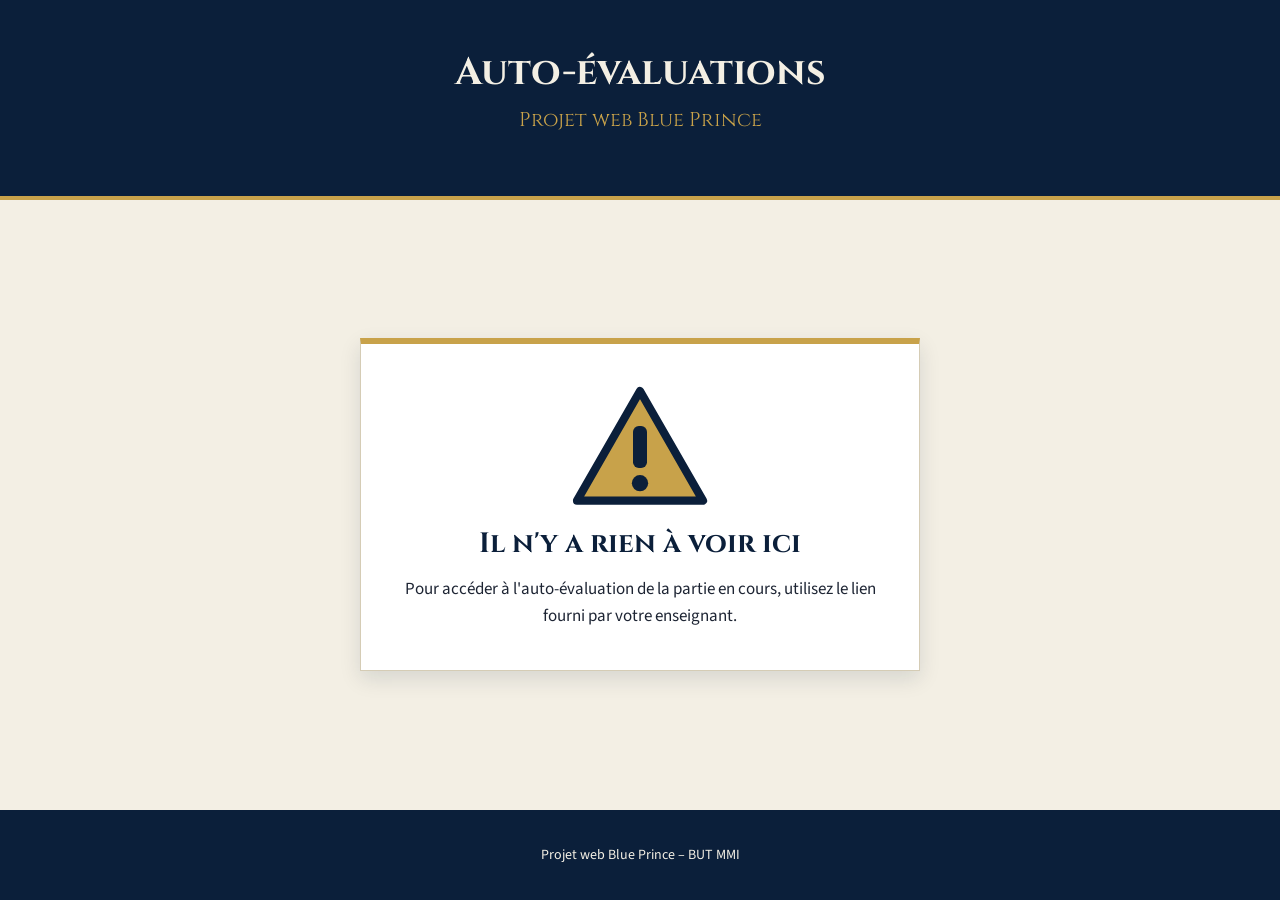
<file: index.html>
<!DOCTYPE html>
<html lang="fr">
<head>
    <meta charset="UTF-8">
    <meta name="viewport" content="width=device-width, initial-scale=1.0">
    <meta name="robots" content="noindex">
    <title>Rien à voir ici – Projet Blue Prince</title>
    <link rel="preconnect" href="https://fonts.googleapis.com">
    <link rel="preconnect" href="https://fonts.gstatic.com" crossorigin>
    <link href="https://fonts.googleapis.com/css2?family=Cinzel:wght@500;700&family=Source+Sans+3:wght@400;600&display=swap" rel="stylesheet">
    <link rel="stylesheet" href="style.css">
    <style>
        /* Styles propres à cette page, en complément de style.css */
        body {
            display: flex;
            flex-direction: column;
            min-height: 100vh;
        }

        .rien-a-voir {
            flex: 1;
            display: flex;
            align-items: center;
            justify-content: center;
            padding: 60px 20px;
        }

        .panneau-message {
            max-width: 560px;
            padding: 40px 30px;
            text-align: center;
            background-color: #ffffff;
            border: 1px solid #d5ccb5;
            border-top: 6px solid #c8a24a;
            box-shadow: 0 8px 20px rgba(11, 31, 58, 0.12);
        }

        .panneau-attention {
            width: 140px;
            height: auto;
            margin-bottom: 10px;
        }

        .panneau-message h2 {
            margin: 0 0 15px 0;
            font-family: "Cinzel", Georgia, serif;
            font-size: 28px;
            line-height: 1.2;
            color: #0b1f3a;
        }

        .panneau-message p {
            margin: 0;
        }
    </style>
</head>
<body>

    <header class="entete">
        <h1>Auto-évaluations</h1>
        <p class="sous-titre">Projet web Blue Prince</p>
    </header>

    <main class="rien-a-voir">
        <section class="panneau-message">
            <!-- Panneau « attention » dessiné en SVG -->
            <svg class="panneau-attention" viewBox="0 0 120 106" role="img" aria-label="Panneau attention">
                <path d="M60 6 L114 100 L6 100 Z" fill="#c8a24a" stroke="#0b1f3a" stroke-width="7" stroke-linejoin="round"/>
                <rect x="54" y="36" width="12" height="36" rx="5" fill="#0b1f3a"/>
                <circle cx="60" cy="85" r="7" fill="#0b1f3a"/>
            </svg>
            <h2>Il n'y a rien à voir ici</h2>
            <p>Pour accéder à l'auto-évaluation de la partie en cours, utilisez le lien fourni par votre enseignant.</p>
        </section>
    </main>

    <footer class="pied">
        <p>Projet web Blue Prince – BUT MMI</p>
    </footer>

</body>
</html>
</file>
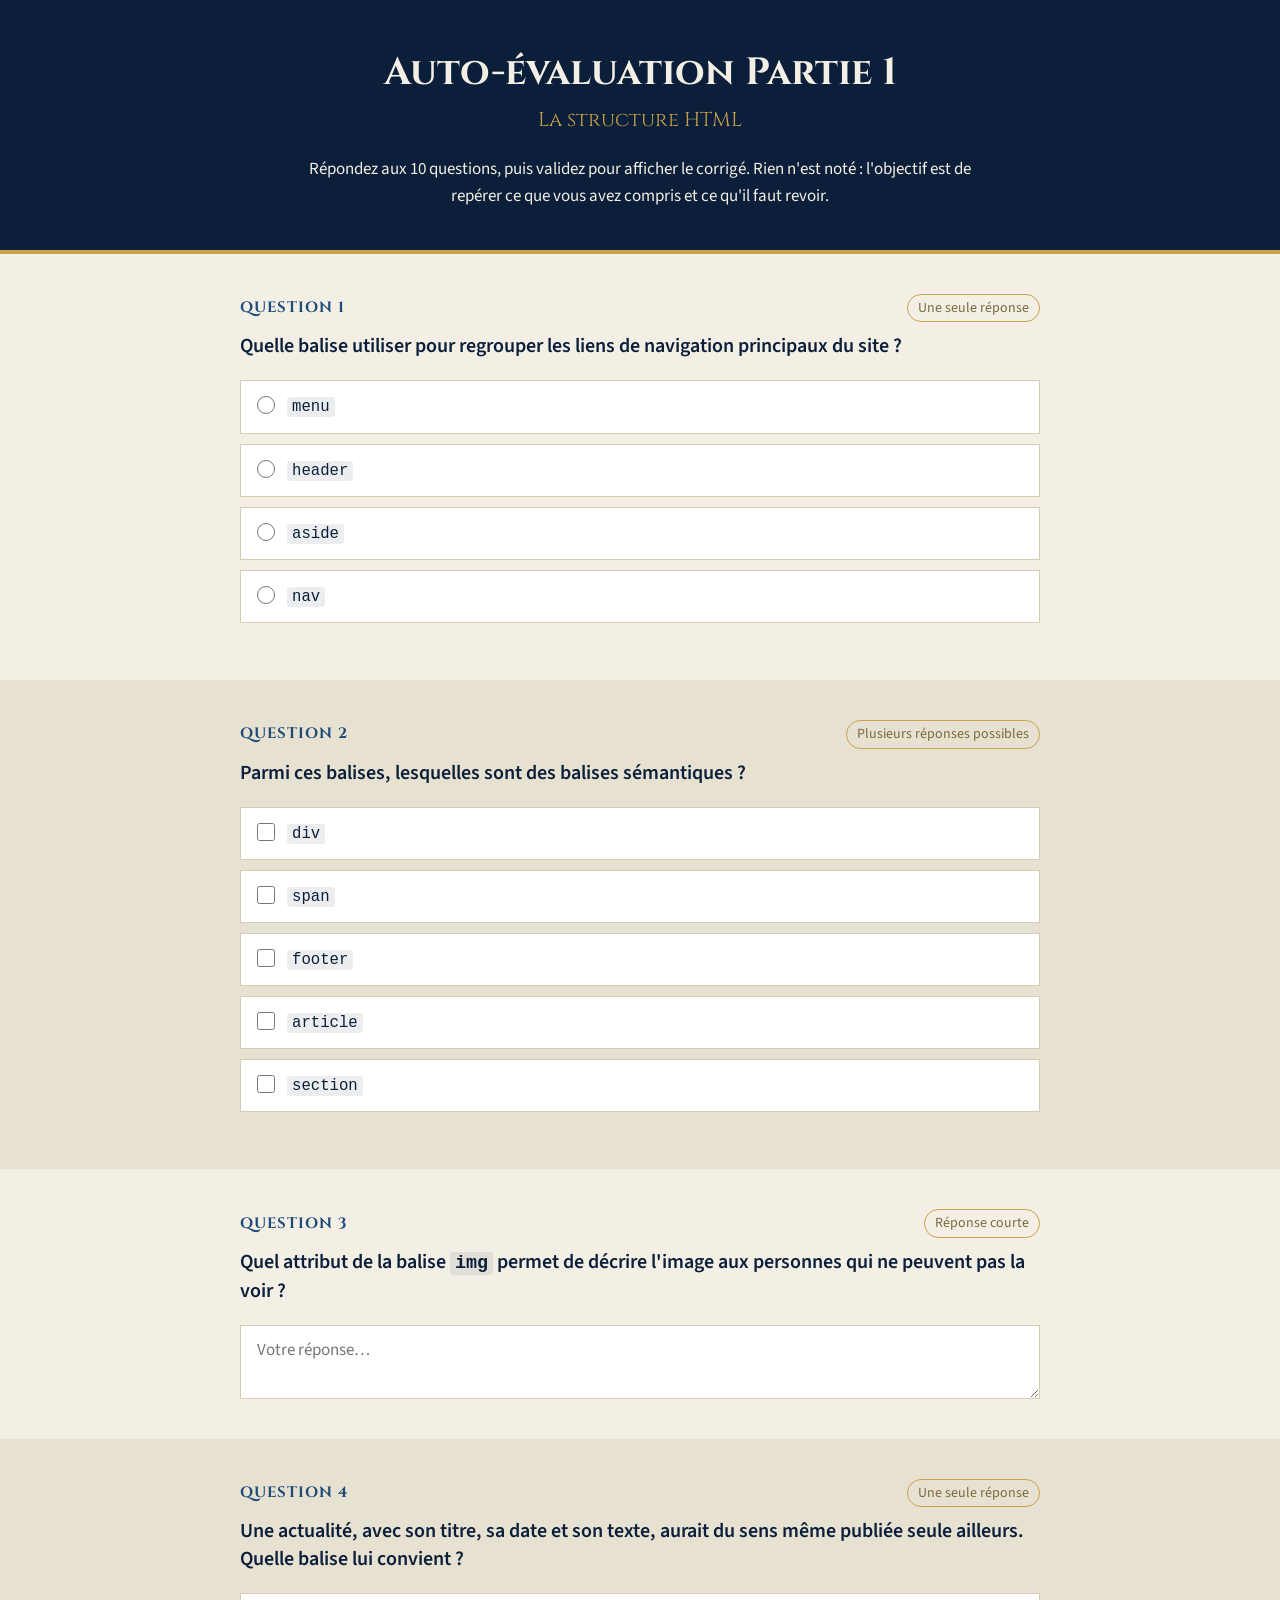
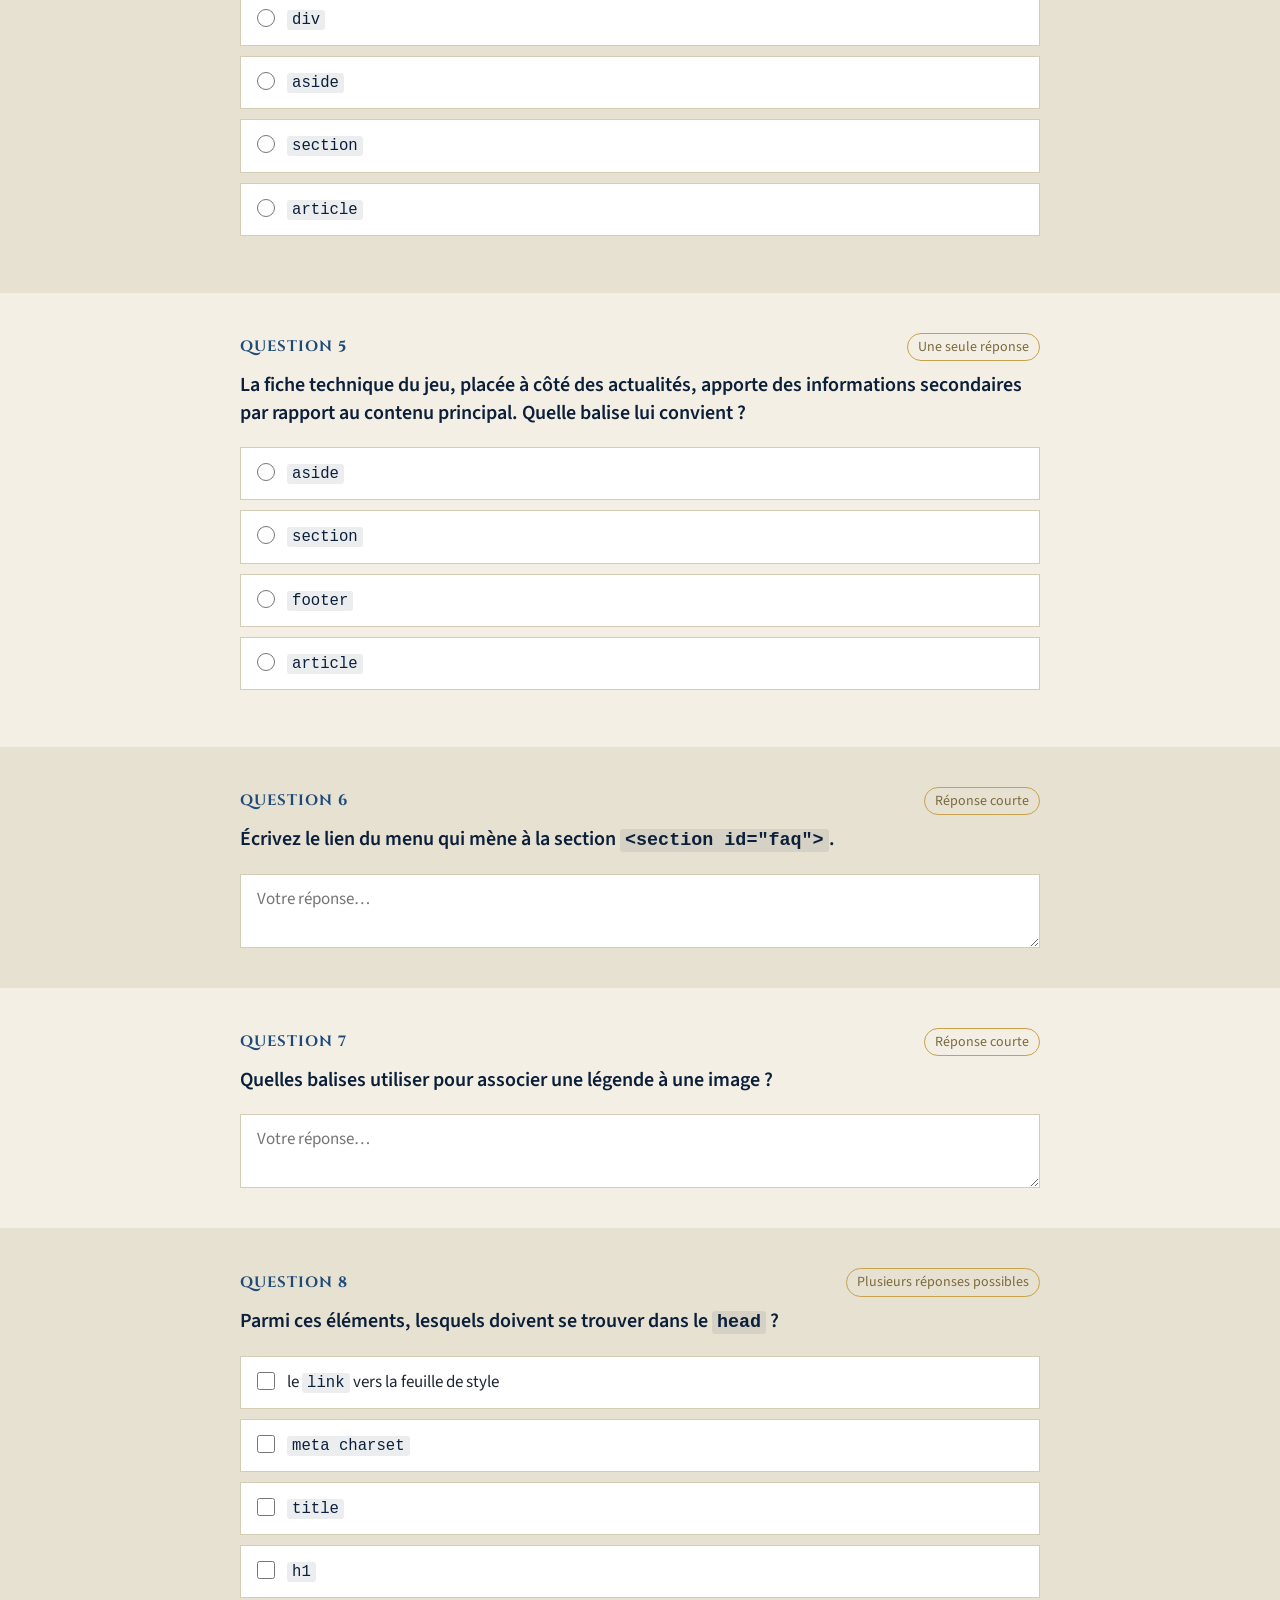
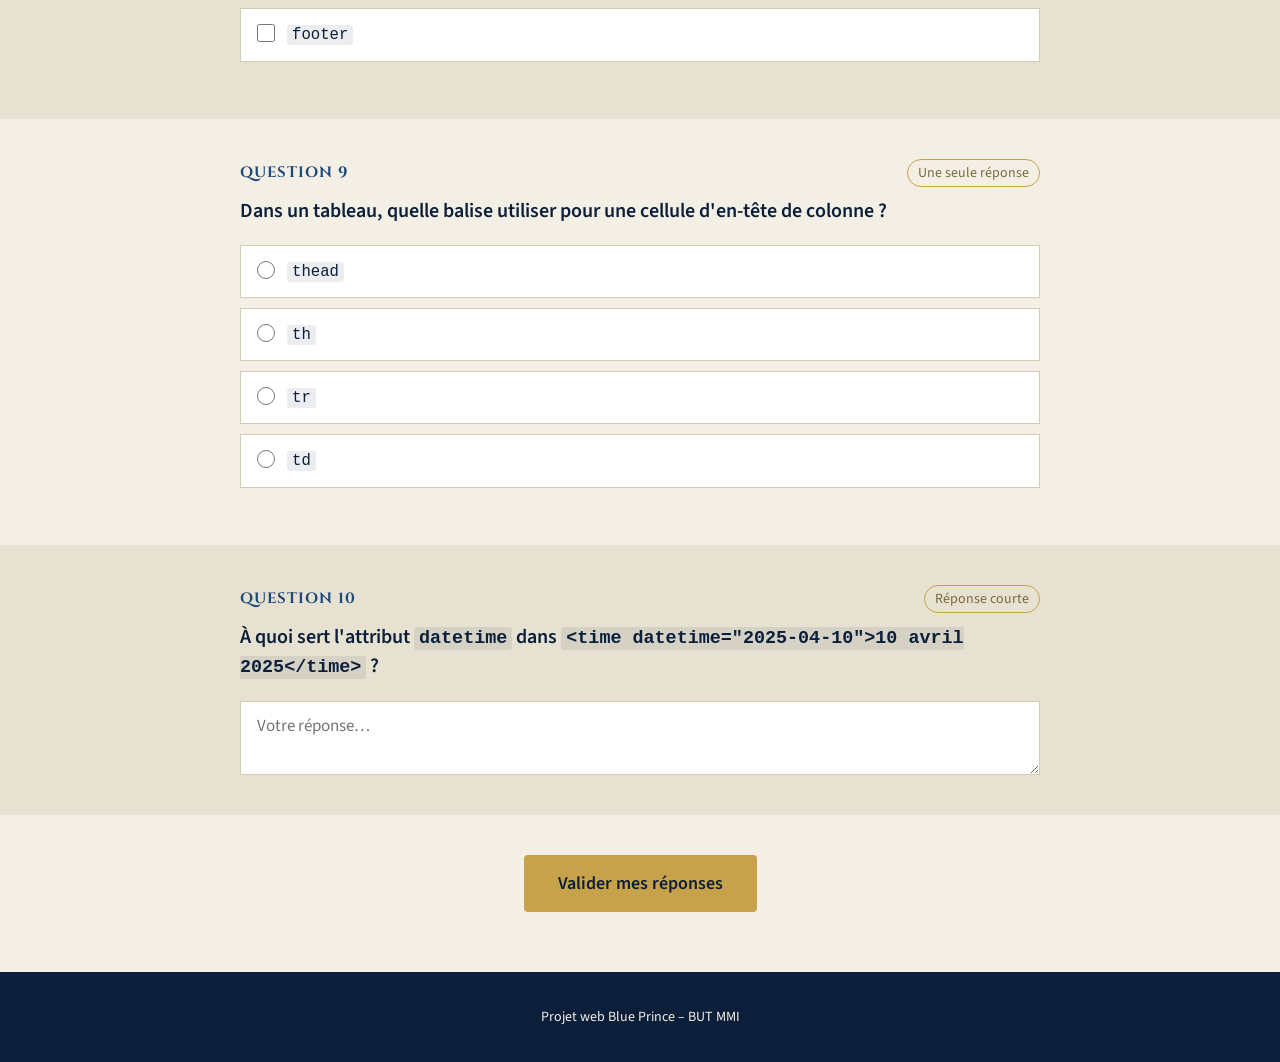
<file: 01-0501355f-d749-4f06-9141-ea9dc70b526f.html>
<!DOCTYPE html>
<html lang="fr">
<head>
    <meta charset="UTF-8">
    <meta name="viewport" content="width=device-width, initial-scale=1.0">
    <meta name="robots" content="noindex">
    <title>Auto-évaluation Partie 1 – Projet Blue Prince</title>
    <link rel="preconnect" href="https://fonts.googleapis.com">
    <link rel="preconnect" href="https://fonts.gstatic.com" crossorigin>
    <link href="https://fonts.googleapis.com/css2?family=Cinzel:wght@500;700&family=Source+Sans+3:wght@400;600&display=swap" rel="stylesheet">
    <link rel="stylesheet" href="style.css">
</head>
<body>

    <header class="entete">
        <h1>Auto-évaluation Partie 1</h1>
        <p class="sous-titre">La structure HTML</p>
        <p class="consigne consigne-questions">Répondez aux 10 questions, puis validez pour afficher le corrigé. Rien n'est noté : l'objectif est de repérer ce que vous avez compris et ce qu'il faut revoir.</p>
        <p class="consigne consigne-corrige">Comparez vos réponses au corrigé affiché sous chaque question. Si une notion vous échappe encore, revoyez-la dans la fiche de la partie ou demandez à l'enseignant.</p>
    </header>

    <main id="questions"></main>

    <div class="validation">
        <button id="valider" class="bouton">Valider mes réponses</button>
    </div>

    <footer class="pied">
        <p>Projet web Blue Prince – BUT MMI</p>
    </footer>

    <script>
        /* Les 10 questions de la partie 1.
           type : "qcm1" (une seule réponse), "qcmN" (plusieurs réponses) ou "qroc" (réponse courte)
           Le texte entre accents graves (`...`) s'affiche comme du code. */
        const questions = [
    {
        "type": "qcm1",
        "intitule": "Quelle balise utiliser pour regrouper les liens de navigation principaux du site ?",
        "choix": [
            {
                "texte": "`menu`",
                "correct": false
            },
            {
                "texte": "`nav`",
                "correct": true
            },
            {
                "texte": "`header`",
                "correct": false
            },
            {
                "texte": "`aside`",
                "correct": false
            }
        ],
        "explication": "`nav` signale un bloc de navigation. On le place souvent dans le `header`, mais `header` désigne l'en-tête dans son ensemble."
    },
    {
        "type": "qcmN",
        "intitule": "Parmi ces balises, lesquelles sont des balises sémantiques ?",
        "choix": [
            {
                "texte": "`section`",
                "correct": true
            },
            {
                "texte": "`div`",
                "correct": false
            },
            {
                "texte": "`article`",
                "correct": true
            },
            {
                "texte": "`span`",
                "correct": false
            },
            {
                "texte": "`footer`",
                "correct": true
            }
        ],
        "explication": "`div` et `span` ne donnent aucune information sur leur contenu : elles servent uniquement à la mise en forme."
    },
    {
        "type": "qroc",
        "intitule": "Quel attribut de la balise `img` permet de décrire l'image aux personnes qui ne peuvent pas la voir ?",
        "reponse": "`alt`",
        "explication": "Le texte de l'attribut `alt` est lu par les lecteurs d'écran. Il est aussi affiché si l'image ne se charge pas."
    },
    {
        "type": "qcm1",
        "intitule": "Une actualité, avec son titre, sa date et son texte, aurait du sens même publiée seule ailleurs. Quelle balise lui convient ?",
        "choix": [
            {
                "texte": "`section`",
                "correct": false
            },
            {
                "texte": "`article`",
                "correct": true
            },
            {
                "texte": "`aside`",
                "correct": false
            },
            {
                "texte": "`div`",
                "correct": false
            }
        ],
        "explication": "`article` désigne un contenu autonome. `section` regroupe une partie thématique de la page."
    },
    {
        "type": "qcm1",
        "intitule": "La fiche technique du jeu, placée à côté des actualités, apporte des informations secondaires par rapport au contenu principal. Quelle balise lui convient ?",
        "choix": [
            {
                "texte": "`section`",
                "correct": false
            },
            {
                "texte": "`article`",
                "correct": false
            },
            {
                "texte": "`aside`",
                "correct": true
            },
            {
                "texte": "`footer`",
                "correct": false
            }
        ],
        "explication": "`aside` désigne un contenu en marge du contenu principal."
    },
    {
        "type": "qroc",
        "intitule": "Écrivez le lien du menu qui mène à la section `<section id=\"faq\">`.",
        "reponse": "`<a href=\"#faq\">FAQ</a>`",
        "explication": "Le texte du lien peut varier. Le `#` suivi de l'`id` crée une ancre vers cet élément."
    },
    {
        "type": "qroc",
        "intitule": "Quelles balises utiliser pour associer une légende à une image ?",
        "reponse": "`figure` et `figcaption`",
        "explication": "On place l'image et la légende (`figcaption`) à l'intérieur de `figure`."
    },
    {
        "type": "qcmN",
        "intitule": "Parmi ces éléments, lesquels doivent se trouver dans le `head` ?",
        "choix": [
            {
                "texte": "`title`",
                "correct": true
            },
            {
                "texte": "`meta charset`",
                "correct": true
            },
            {
                "texte": "`h1`",
                "correct": false
            },
            {
                "texte": "le `link` vers la feuille de style",
                "correct": true
            },
            {
                "texte": "`footer`",
                "correct": false
            }
        ],
        "explication": "Le `head` contient les informations sur la page, pas son contenu visible. `h1` et `footer` vont dans le `body`."
    },
    {
        "type": "qcm1",
        "intitule": "Dans un tableau, quelle balise utiliser pour une cellule d'en-tête de colonne ?",
        "choix": [
            {
                "texte": "`td`",
                "correct": false
            },
            {
                "texte": "`th`",
                "correct": true
            },
            {
                "texte": "`thead`",
                "correct": false
            },
            {
                "texte": "`tr`",
                "correct": false
            }
        ],
        "explication": "`thead` regroupe la ligne d'en-tête, mais chaque cellule de cette ligne est un `th`."
    },
    {
        "type": "qroc",
        "intitule": "À quoi sert l'attribut `datetime` dans `<time datetime=\"2025-04-10\">10 avril 2025</time>` ?",
        "reponse": "À donner la date dans un format lisible par les machines (année-mois-jour).",
        "explication": "Les moteurs de recherche, par exemple, peuvent ainsi comprendre la date. Le texte entre les balises reste celui qui s'affiche pour le lecteur."
    }
];
    </script>
    <script src="autoeval.js"></script>
</body>
</html>
</file>
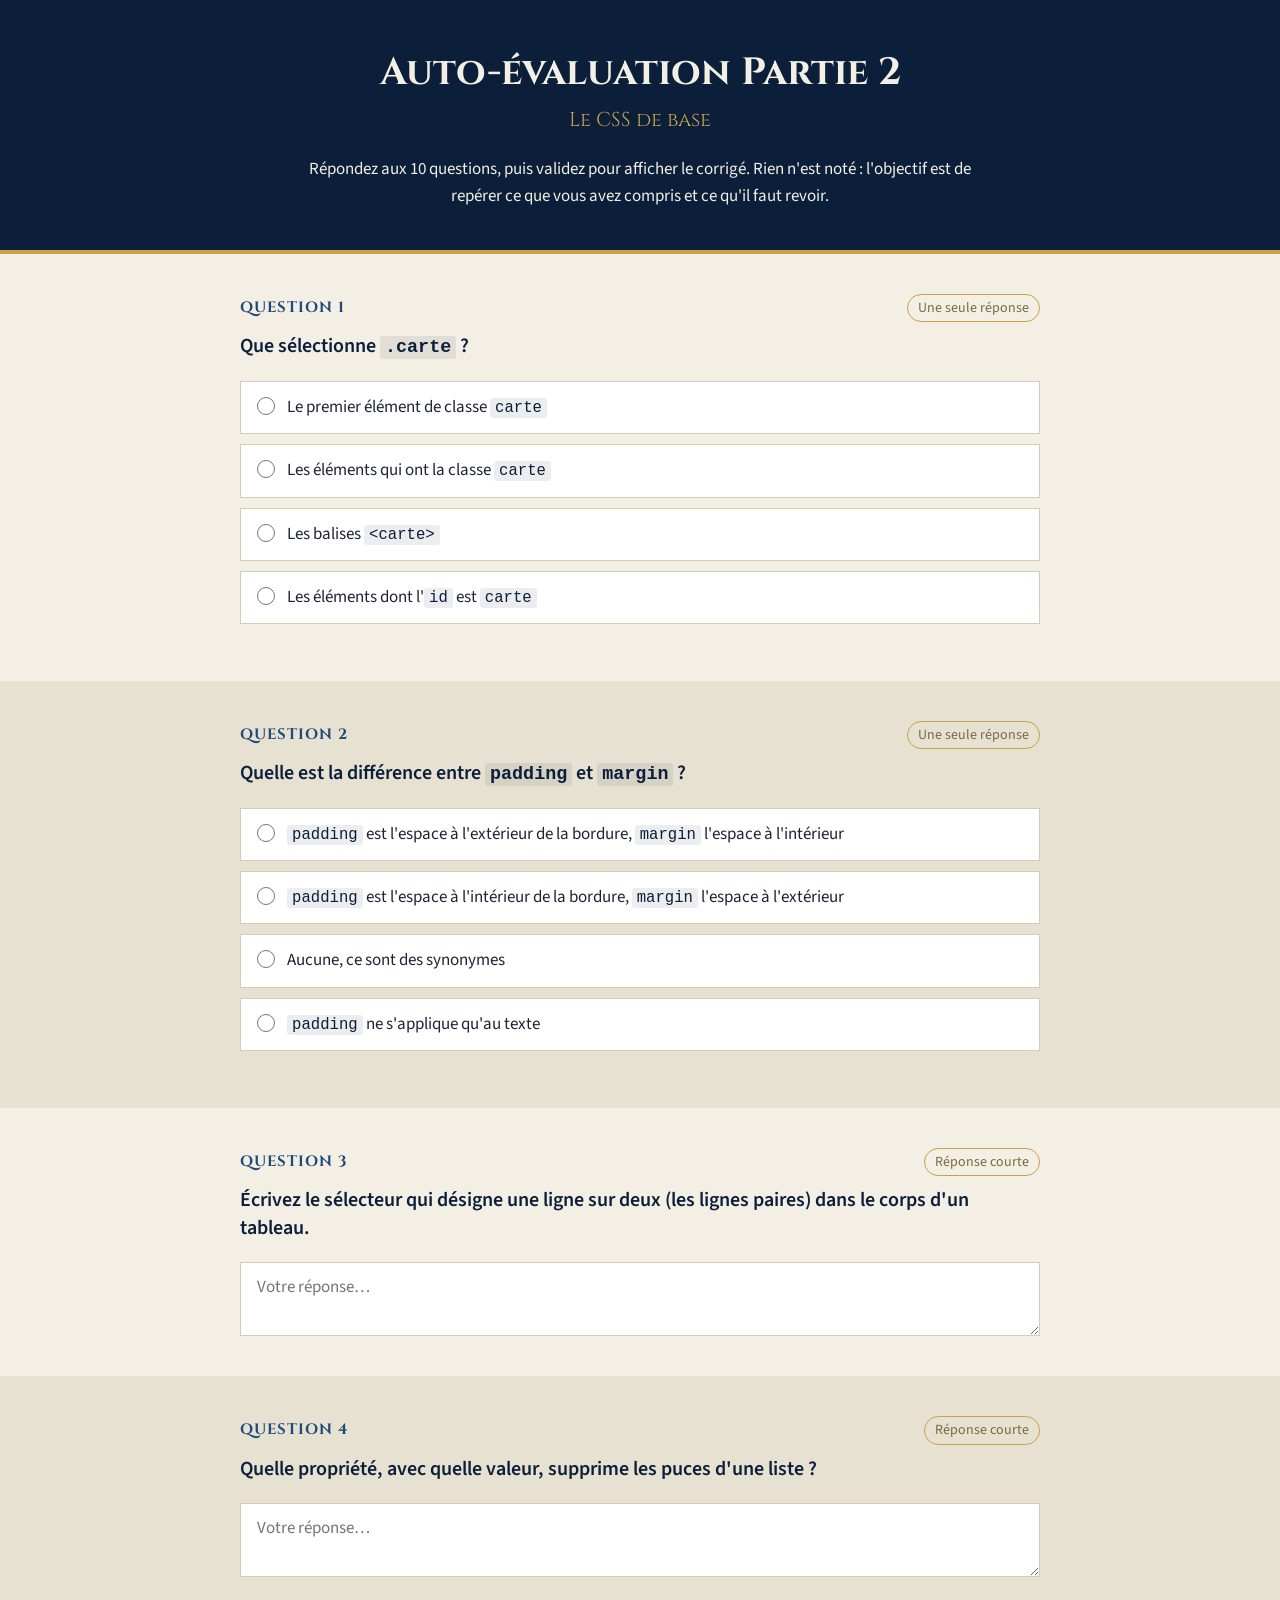
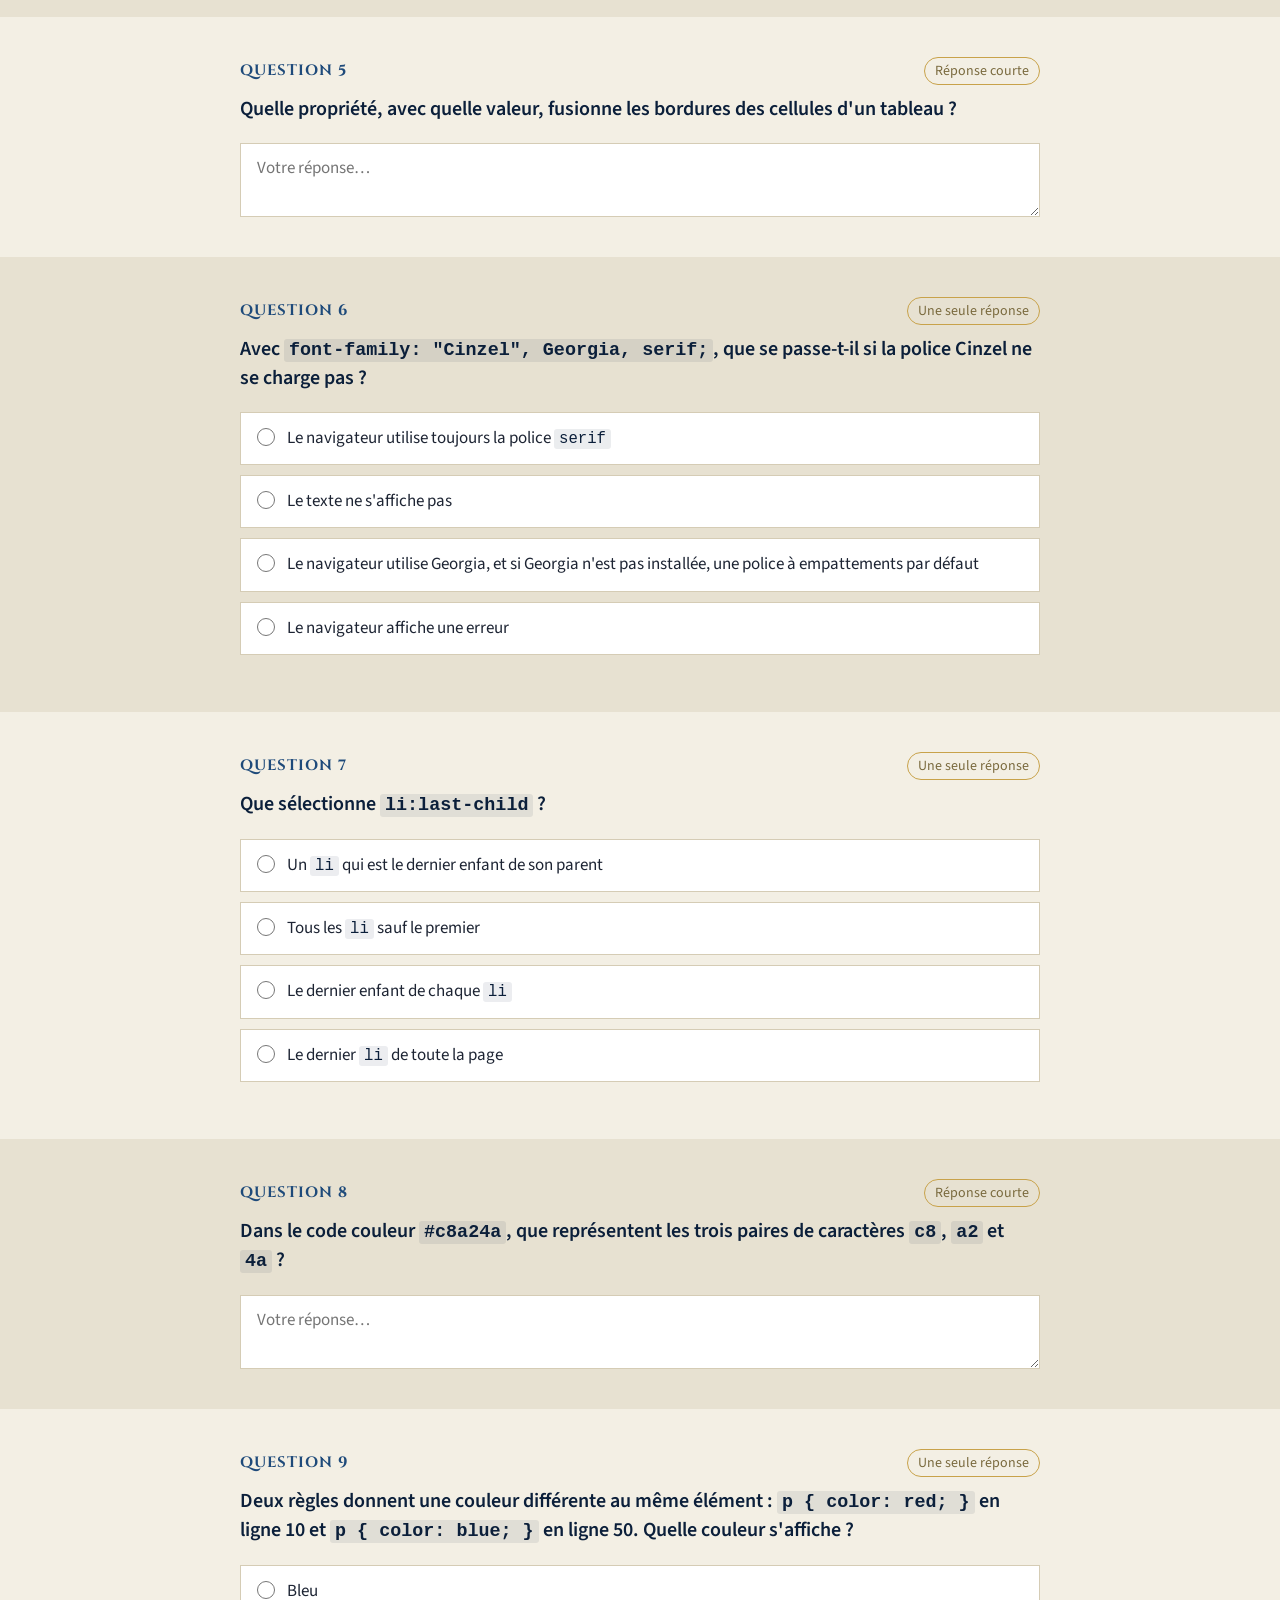
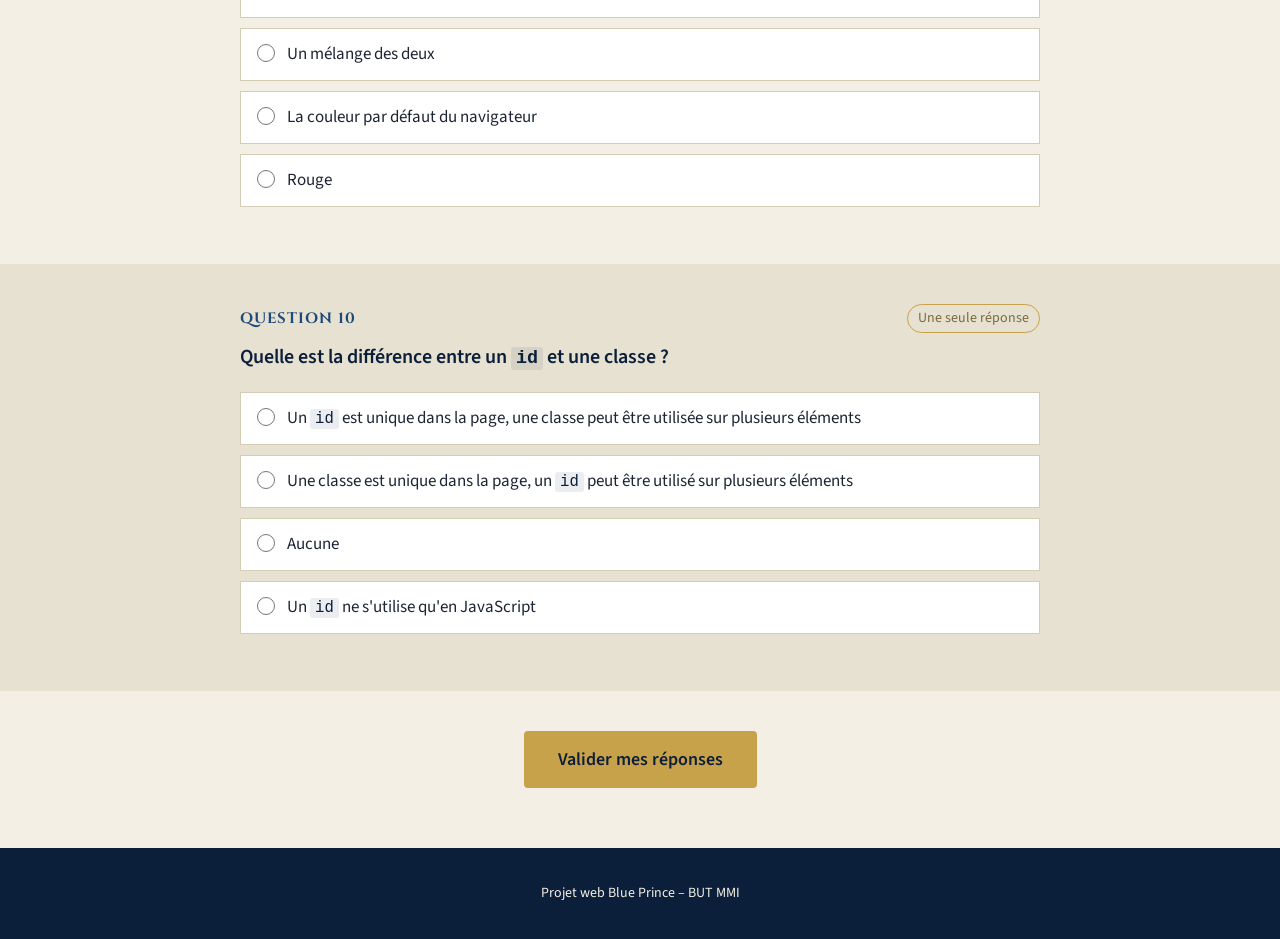
<file: 02-e1582671-682c-4310-92c5-4ab5327ac5e3.html>
<!DOCTYPE html>
<html lang="fr">
<head>
    <meta charset="UTF-8">
    <meta name="viewport" content="width=device-width, initial-scale=1.0">
    <meta name="robots" content="noindex">
    <title>Auto-évaluation Partie 2 – Projet Blue Prince</title>
    <link rel="preconnect" href="https://fonts.googleapis.com">
    <link rel="preconnect" href="https://fonts.gstatic.com" crossorigin>
    <link href="https://fonts.googleapis.com/css2?family=Cinzel:wght@500;700&family=Source+Sans+3:wght@400;600&display=swap" rel="stylesheet">
    <link rel="stylesheet" href="style.css">
</head>
<body>

    <header class="entete">
        <h1>Auto-évaluation Partie 2</h1>
        <p class="sous-titre">Le CSS de base</p>
        <p class="consigne consigne-questions">Répondez aux 10 questions, puis validez pour afficher le corrigé. Rien n'est noté : l'objectif est de repérer ce que vous avez compris et ce qu'il faut revoir.</p>
        <p class="consigne consigne-corrige">Comparez vos réponses au corrigé affiché sous chaque question. Si une notion vous échappe encore, revoyez-la dans la fiche de la partie ou demandez à l'enseignant.</p>
    </header>

    <main id="questions"></main>

    <div class="validation">
        <button id="valider" class="bouton">Valider mes réponses</button>
    </div>

    <footer class="pied">
        <p>Projet web Blue Prince – BUT MMI</p>
    </footer>

    <script>
        /* Les 10 questions de la partie 2.
           type : "qcm1" (une seule réponse), "qcmN" (plusieurs réponses) ou "qroc" (réponse courte)
           Le texte entre accents graves (`...`) s'affiche comme du code. */
        const questions = [
    {
        "type": "qcm1",
        "intitule": "Que sélectionne `.carte` ?",
        "choix": [
            {
                "texte": "Les éléments dont l'`id` est `carte`",
                "correct": false
            },
            {
                "texte": "Les éléments qui ont la classe `carte`",
                "correct": true
            },
            {
                "texte": "Les balises `<carte>`",
                "correct": false
            },
            {
                "texte": "Le premier élément de classe `carte`",
                "correct": false
            }
        ],
        "explication": "Le point désigne une classe, le `#` désigne un `id`."
    },
    {
        "type": "qcm1",
        "intitule": "Quelle est la différence entre `padding` et `margin` ?",
        "choix": [
            {
                "texte": "Aucune, ce sont des synonymes",
                "correct": false
            },
            {
                "texte": "`padding` est l'espace à l'intérieur de la bordure, `margin` l'espace à l'extérieur",
                "correct": true
            },
            {
                "texte": "`padding` est l'espace à l'extérieur de la bordure, `margin` l'espace à l'intérieur",
                "correct": false
            },
            {
                "texte": "`padding` ne s'applique qu'au texte",
                "correct": false
            }
        ],
        "explication": "Une couleur de fond s'étend sous le `padding`, mais pas sous la `margin`."
    },
    {
        "type": "qroc",
        "intitule": "Écrivez le sélecteur qui désigne une ligne sur deux (les lignes paires) dans le corps d'un tableau.",
        "reponse": "`tbody tr:nth-child(even)`",
        "explication": "`2n` fonctionne aussi à la place de `even`."
    },
    {
        "type": "qroc",
        "intitule": "Quelle propriété, avec quelle valeur, supprime les puces d'une liste ?",
        "reponse": "`list-style-type: none;`",
        "explication": "Les éléments de la liste restent les uns sous les autres, simplement sans puce devant."
    },
    {
        "type": "qroc",
        "intitule": "Quelle propriété, avec quelle valeur, fusionne les bordures des cellules d'un tableau ?",
        "reponse": "`border-collapse: collapse;`",
        "explication": "Sans elle, chaque cellule a sa propre bordure et les traits sont doublés."
    },
    {
        "type": "qcm1",
        "intitule": "Avec `font-family: \"Cinzel\", Georgia, serif;`, que se passe-t-il si la police Cinzel ne se charge pas ?",
        "choix": [
            {
                "texte": "Le texte ne s'affiche pas",
                "correct": false
            },
            {
                "texte": "Le navigateur utilise Georgia, et si Georgia n'est pas installée, une police à empattements par défaut",
                "correct": true
            },
            {
                "texte": "Le navigateur utilise toujours la police `serif`",
                "correct": false
            },
            {
                "texte": "Le navigateur affiche une erreur",
                "correct": false
            }
        ],
        "explication": "Le navigateur essaie les polices dans l'ordre. La famille générique placée en dernier garantit un résultat proche."
    },
    {
        "type": "qcm1",
        "intitule": "Que sélectionne `li:last-child` ?",
        "choix": [
            {
                "texte": "Le dernier enfant de chaque `li`",
                "correct": false
            },
            {
                "texte": "Un `li` qui est le dernier enfant de son parent",
                "correct": true
            },
            {
                "texte": "Le dernier `li` de toute la page",
                "correct": false
            },
            {
                "texte": "Tous les `li` sauf le premier",
                "correct": false
            }
        ],
        "explication": "La pseudo-classe s'applique à l'élément écrit juste avant elle, le `li`, pas à ses enfants."
    },
    {
        "type": "qroc",
        "intitule": "Dans le code couleur `#c8a24a`, que représentent les trois paires de caractères `c8`, `a2` et `4a` ?",
        "reponse": "La quantité de rouge, de vert et de bleu, dans cet ordre.",
        "explication": "Chaque quantité est écrite en hexadécimal, de `00` (aucune) à `ff` (le maximum)."
    },
    {
        "type": "qcm1",
        "intitule": "Deux règles donnent une couleur différente au même élément : `p { color: red; }` en ligne 10 et `p { color: blue; }` en ligne 50. Quelle couleur s'affiche ?",
        "choix": [
            {
                "texte": "Rouge",
                "correct": false
            },
            {
                "texte": "Bleu",
                "correct": true
            },
            {
                "texte": "Un mélange des deux",
                "correct": false
            },
            {
                "texte": "La couleur par défaut du navigateur",
                "correct": false
            }
        ],
        "explication": "À sélecteur équivalent, la dernière règle écrite l'emporte. C'est le principe de la cascade."
    },
    {
        "type": "qcm1",
        "intitule": "Quelle est la différence entre un `id` et une classe ?",
        "choix": [
            {
                "texte": "Aucune",
                "correct": false
            },
            {
                "texte": "Un `id` est unique dans la page, une classe peut être utilisée sur plusieurs éléments",
                "correct": true
            },
            {
                "texte": "Une classe est unique dans la page, un `id` peut être utilisé sur plusieurs éléments",
                "correct": false
            },
            {
                "texte": "Un `id` ne s'utilise qu'en JavaScript",
                "correct": false
            }
        ],
        "explication": "C'est pour ça qu'on met en forme avec des classes, réutilisables, et qu'on réserve les `id` aux ancres et au JavaScript."
    }
];
    </script>
    <script src="autoeval.js"></script>
</body>
</html>
</file>
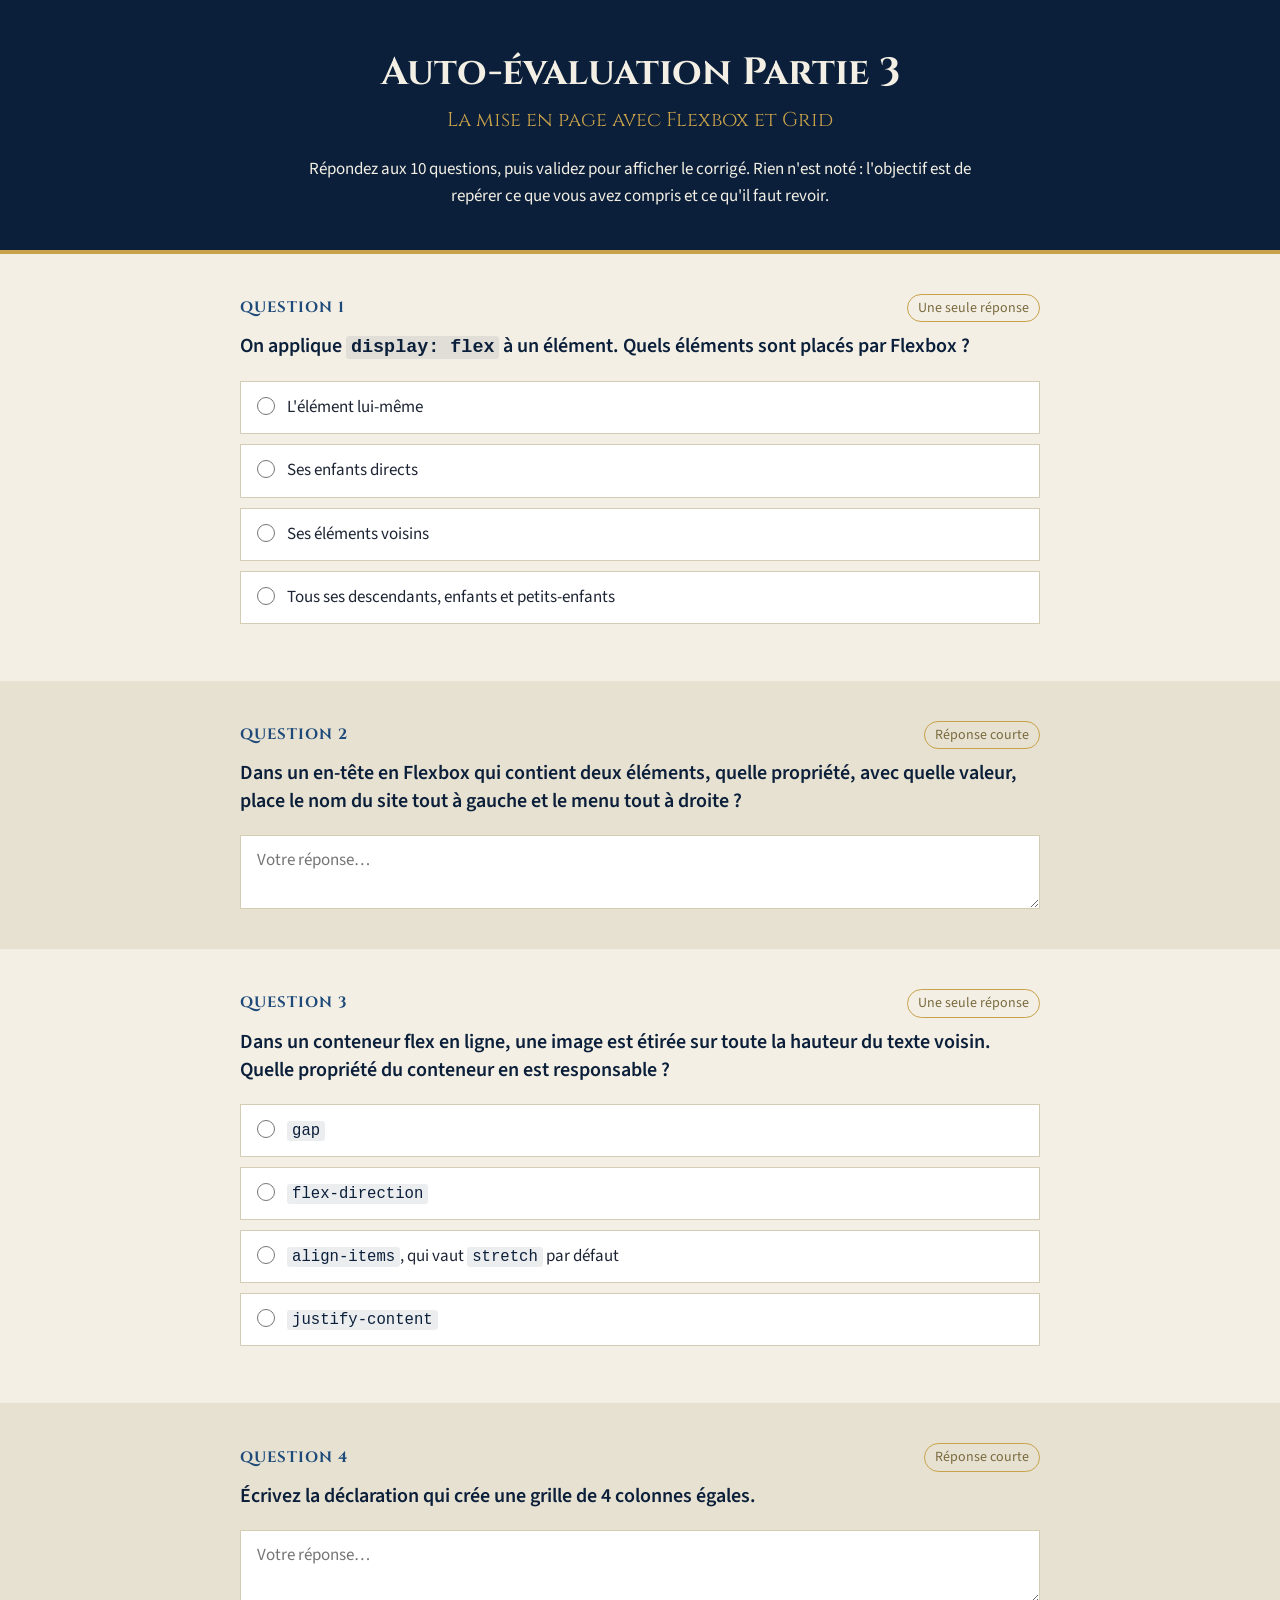
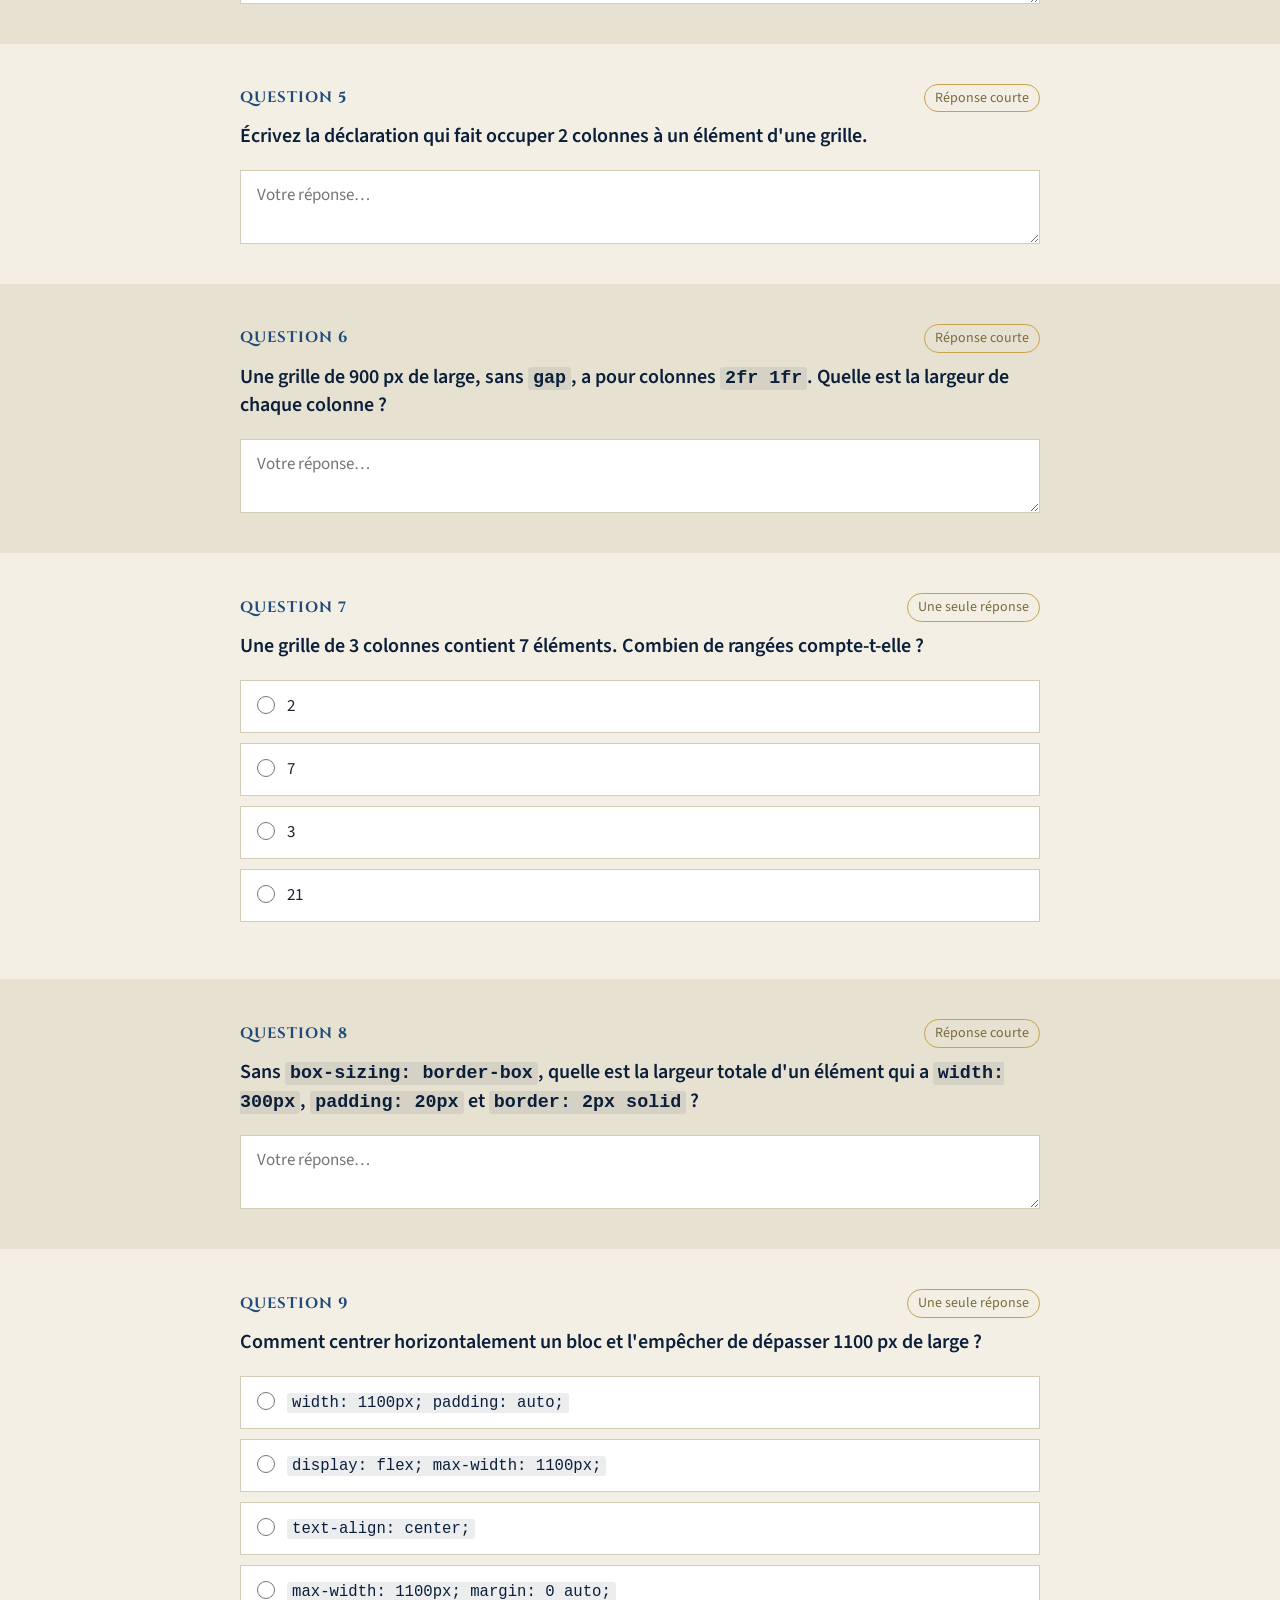
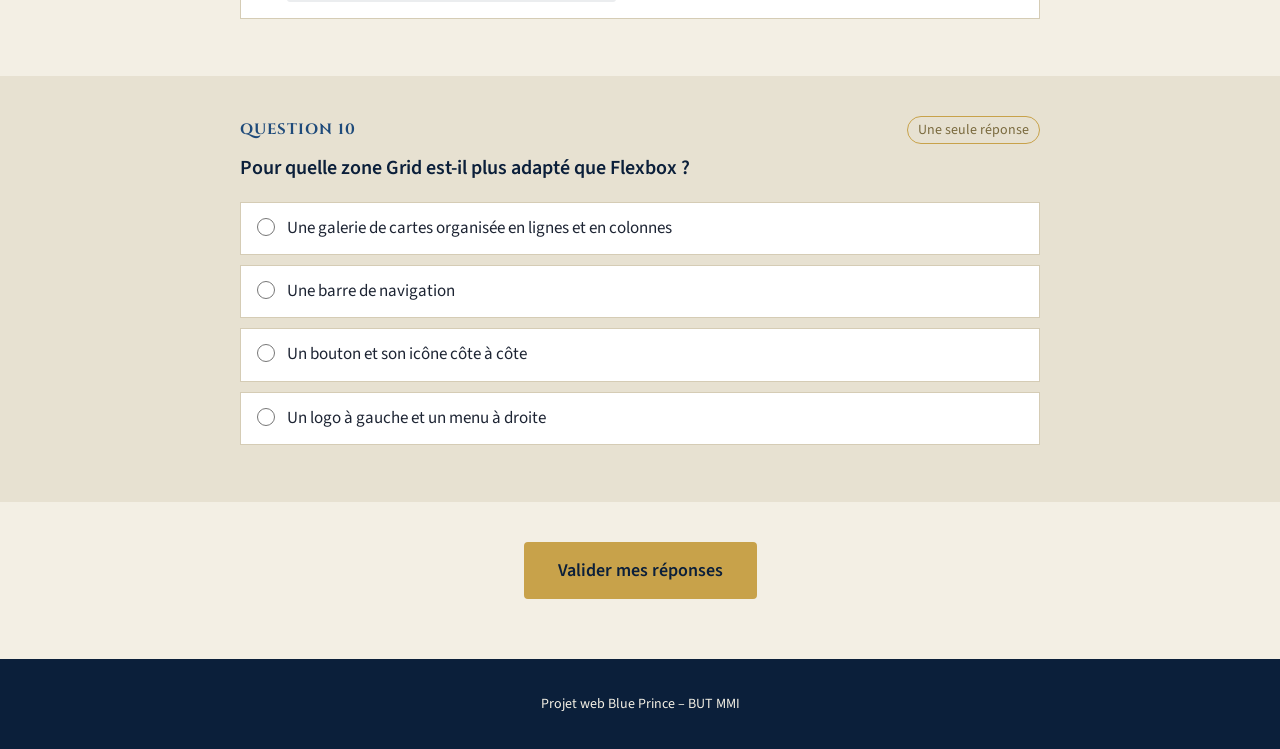
<file: 03-4b4952e9-a17b-47dc-85bd-988ffa4024eb.html>
<!DOCTYPE html>
<html lang="fr">
<head>
    <meta charset="UTF-8">
    <meta name="viewport" content="width=device-width, initial-scale=1.0">
    <meta name="robots" content="noindex">
    <title>Auto-évaluation Partie 3 – Projet Blue Prince</title>
    <link rel="preconnect" href="https://fonts.googleapis.com">
    <link rel="preconnect" href="https://fonts.gstatic.com" crossorigin>
    <link href="https://fonts.googleapis.com/css2?family=Cinzel:wght@500;700&family=Source+Sans+3:wght@400;600&display=swap" rel="stylesheet">
    <link rel="stylesheet" href="style.css">
</head>
<body>

    <header class="entete">
        <h1>Auto-évaluation Partie 3</h1>
        <p class="sous-titre">La mise en page avec Flexbox et Grid</p>
        <p class="consigne consigne-questions">Répondez aux 10 questions, puis validez pour afficher le corrigé. Rien n'est noté : l'objectif est de repérer ce que vous avez compris et ce qu'il faut revoir.</p>
        <p class="consigne consigne-corrige">Comparez vos réponses au corrigé affiché sous chaque question. Si une notion vous échappe encore, revoyez-la dans la fiche de la partie ou demandez à l'enseignant.</p>
    </header>

    <main id="questions"></main>

    <div class="validation">
        <button id="valider" class="bouton">Valider mes réponses</button>
    </div>

    <footer class="pied">
        <p>Projet web Blue Prince – BUT MMI</p>
    </footer>

    <script>
        /* Les 10 questions de la partie 3.
           type : "qcm1" (une seule réponse), "qcmN" (plusieurs réponses) ou "qroc" (réponse courte)
           Le texte entre accents graves (`...`) s'affiche comme du code. */
        const questions = [
    {
        "type": "qcm1",
        "intitule": "On applique `display: flex` à un élément. Quels éléments sont placés par Flexbox ?",
        "choix": [
            {
                "texte": "L'élément lui-même",
                "correct": false
            },
            {
                "texte": "Ses enfants directs",
                "correct": true
            },
            {
                "texte": "Tous ses descendants, enfants et petits-enfants",
                "correct": false
            },
            {
                "texte": "Ses éléments voisins",
                "correct": false
            }
        ],
        "explication": "Seuls les enfants directs du conteneur sont concernés."
    },
    {
        "type": "qroc",
        "intitule": "Dans un en-tête en Flexbox qui contient deux éléments, quelle propriété, avec quelle valeur, place le nom du site tout à gauche et le menu tout à droite ?",
        "reponse": "`justify-content: space-between;`",
        "explication": "L'espace libre est réparti entre les éléments : le premier est collé à gauche, le dernier à droite."
    },
    {
        "type": "qcm1",
        "intitule": "Dans un conteneur flex en ligne, une image est étirée sur toute la hauteur du texte voisin. Quelle propriété du conteneur en est responsable ?",
        "choix": [
            {
                "texte": "`justify-content`",
                "correct": false
            },
            {
                "texte": "`flex-direction`",
                "correct": false
            },
            {
                "texte": "`align-items`, qui vaut `stretch` par défaut",
                "correct": true
            },
            {
                "texte": "`gap`",
                "correct": false
            }
        ],
        "explication": "`align-items: stretch` étire les éléments perpendiculairement à l'axe principal. Avec `center` ou `flex-start`, l'image garde ses proportions."
    },
    {
        "type": "qroc",
        "intitule": "Écrivez la déclaration qui crée une grille de 4 colonnes égales.",
        "reponse": "`grid-template-columns: repeat(4, 1fr);`",
        "explication": "`grid-template-columns: 1fr 1fr 1fr 1fr;` est équivalent."
    },
    {
        "type": "qroc",
        "intitule": "Écrivez la déclaration qui fait occuper 2 colonnes à un élément d'une grille.",
        "reponse": "`grid-column: span 2;`",
        "explication": "Sur le même principe, `grid-row: span 2;` lui fait occuper 2 rangées."
    },
    {
        "type": "qroc",
        "intitule": "Une grille de 900 px de large, sans `gap`, a pour colonnes `2fr 1fr`. Quelle est la largeur de chaque colonne ?",
        "reponse": "600 px et 300 px.",
        "explication": "L'espace est divisé en 3 parts : la première colonne en prend 2, la seconde 1."
    },
    {
        "type": "qcm1",
        "intitule": "Une grille de 3 colonnes contient 7 éléments. Combien de rangées compte-t-elle ?",
        "choix": [
            {
                "texte": "2",
                "correct": false
            },
            {
                "texte": "3",
                "correct": true
            },
            {
                "texte": "7",
                "correct": false
            },
            {
                "texte": "21",
                "correct": false
            }
        ],
        "explication": "3 éléments par rangée : 3 + 3 + 1. La dernière rangée n'a qu'un élément."
    },
    {
        "type": "qroc",
        "intitule": "Sans `box-sizing: border-box`, quelle est la largeur totale d'un élément qui a `width: 300px`, `padding: 20px` et `border: 2px solid` ?",
        "reponse": "344 px",
        "explication": "300 + 20 × 2 + 2 × 2 = 344. Avec `border-box`, il ferait exactement 300 px."
    },
    {
        "type": "qcm1",
        "intitule": "Comment centrer horizontalement un bloc et l'empêcher de dépasser 1100 px de large ?",
        "choix": [
            {
                "texte": "`text-align: center;`",
                "correct": false
            },
            {
                "texte": "`max-width: 1100px; margin: 0 auto;`",
                "correct": true
            },
            {
                "texte": "`width: 1100px; padding: auto;`",
                "correct": false
            },
            {
                "texte": "`display: flex; max-width: 1100px;`",
                "correct": false
            }
        ],
        "explication": "Les marges automatiques à gauche et à droite se partagent l'espace restant. `text-align` centre le texte à l'intérieur d'un bloc, pas le bloc lui-même."
    },
    {
        "type": "qcm1",
        "intitule": "Pour quelle zone Grid est-il plus adapté que Flexbox ?",
        "choix": [
            {
                "texte": "Une barre de navigation",
                "correct": false
            },
            {
                "texte": "Un logo à gauche et un menu à droite",
                "correct": false
            },
            {
                "texte": "Une galerie de cartes organisée en lignes et en colonnes",
                "correct": true
            },
            {
                "texte": "Un bouton et son icône côte à côte",
                "correct": false
            }
        ],
        "explication": "Grid gère deux dimensions à la fois. Flexbox est fait pour aligner des éléments sur une seule ligne ou une seule colonne."
    }
];
    </script>
    <script src="autoeval.js"></script>
</body>
</html>
</file>
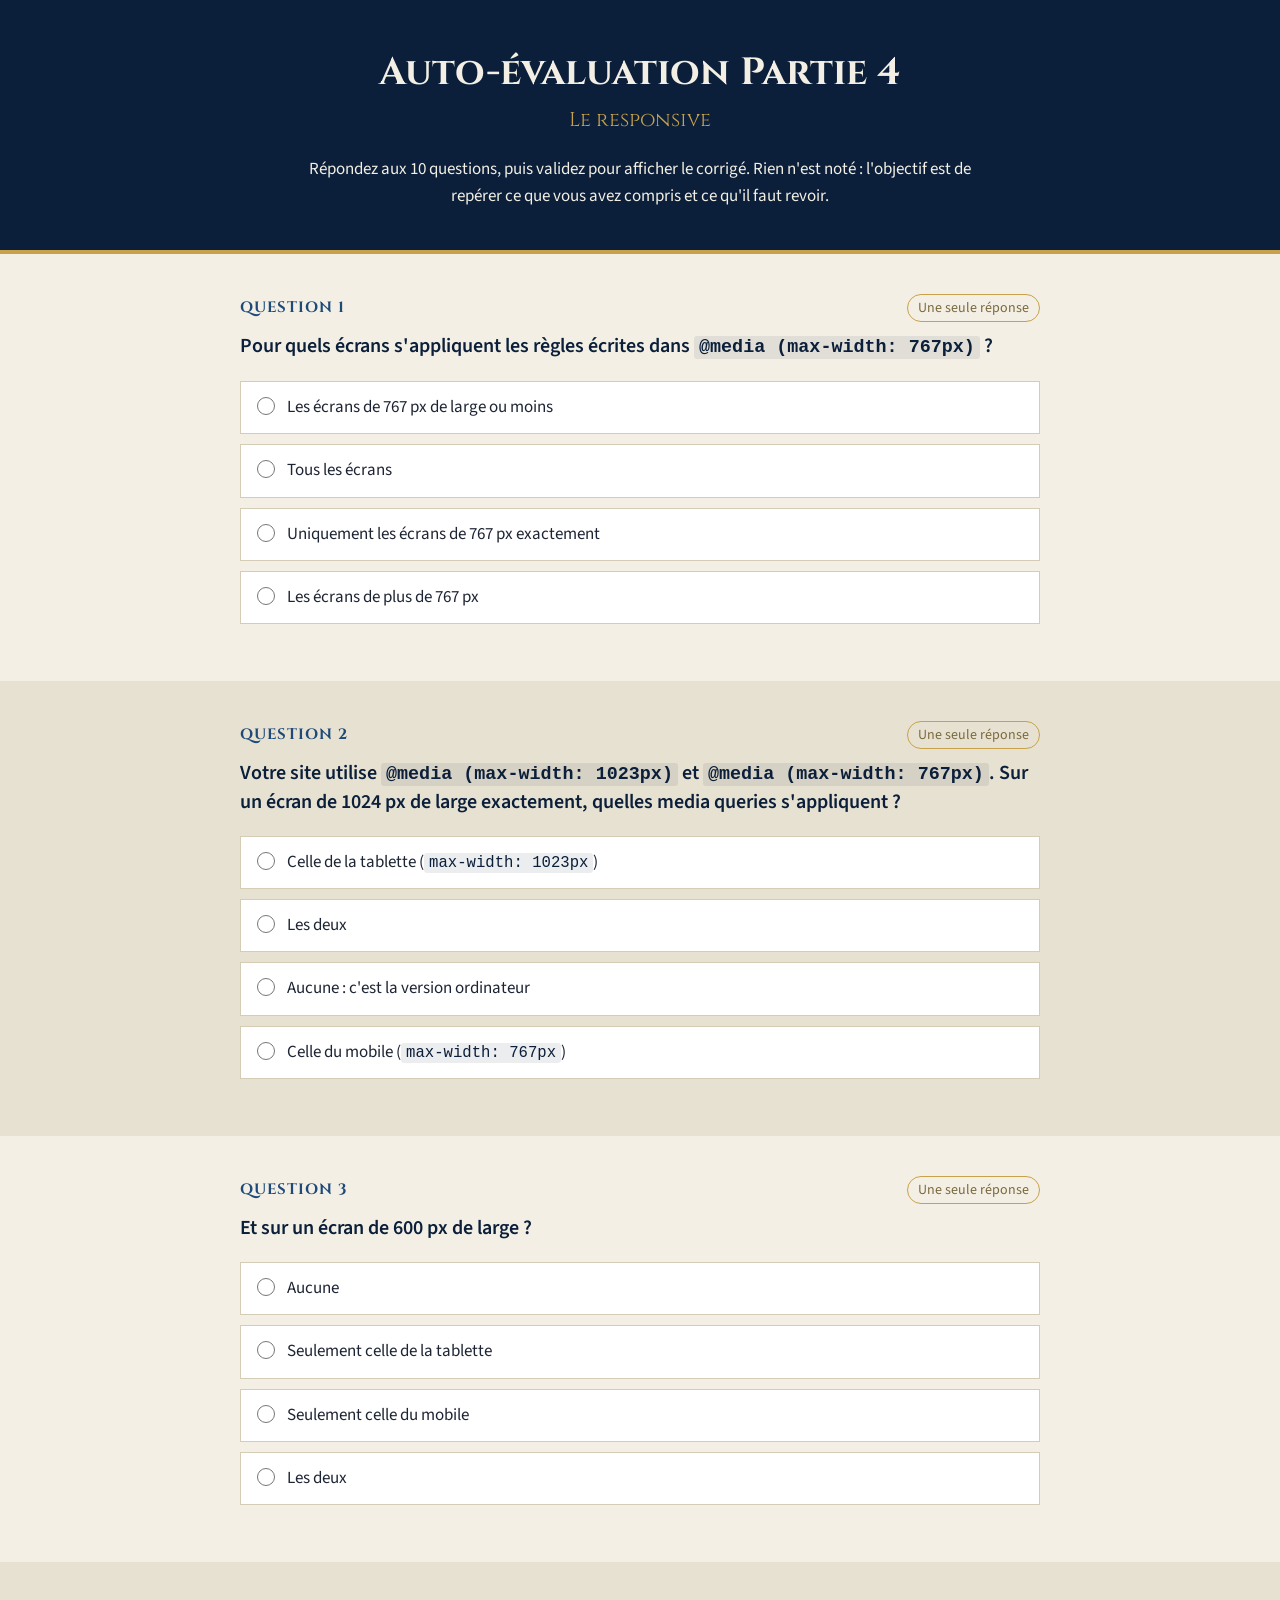
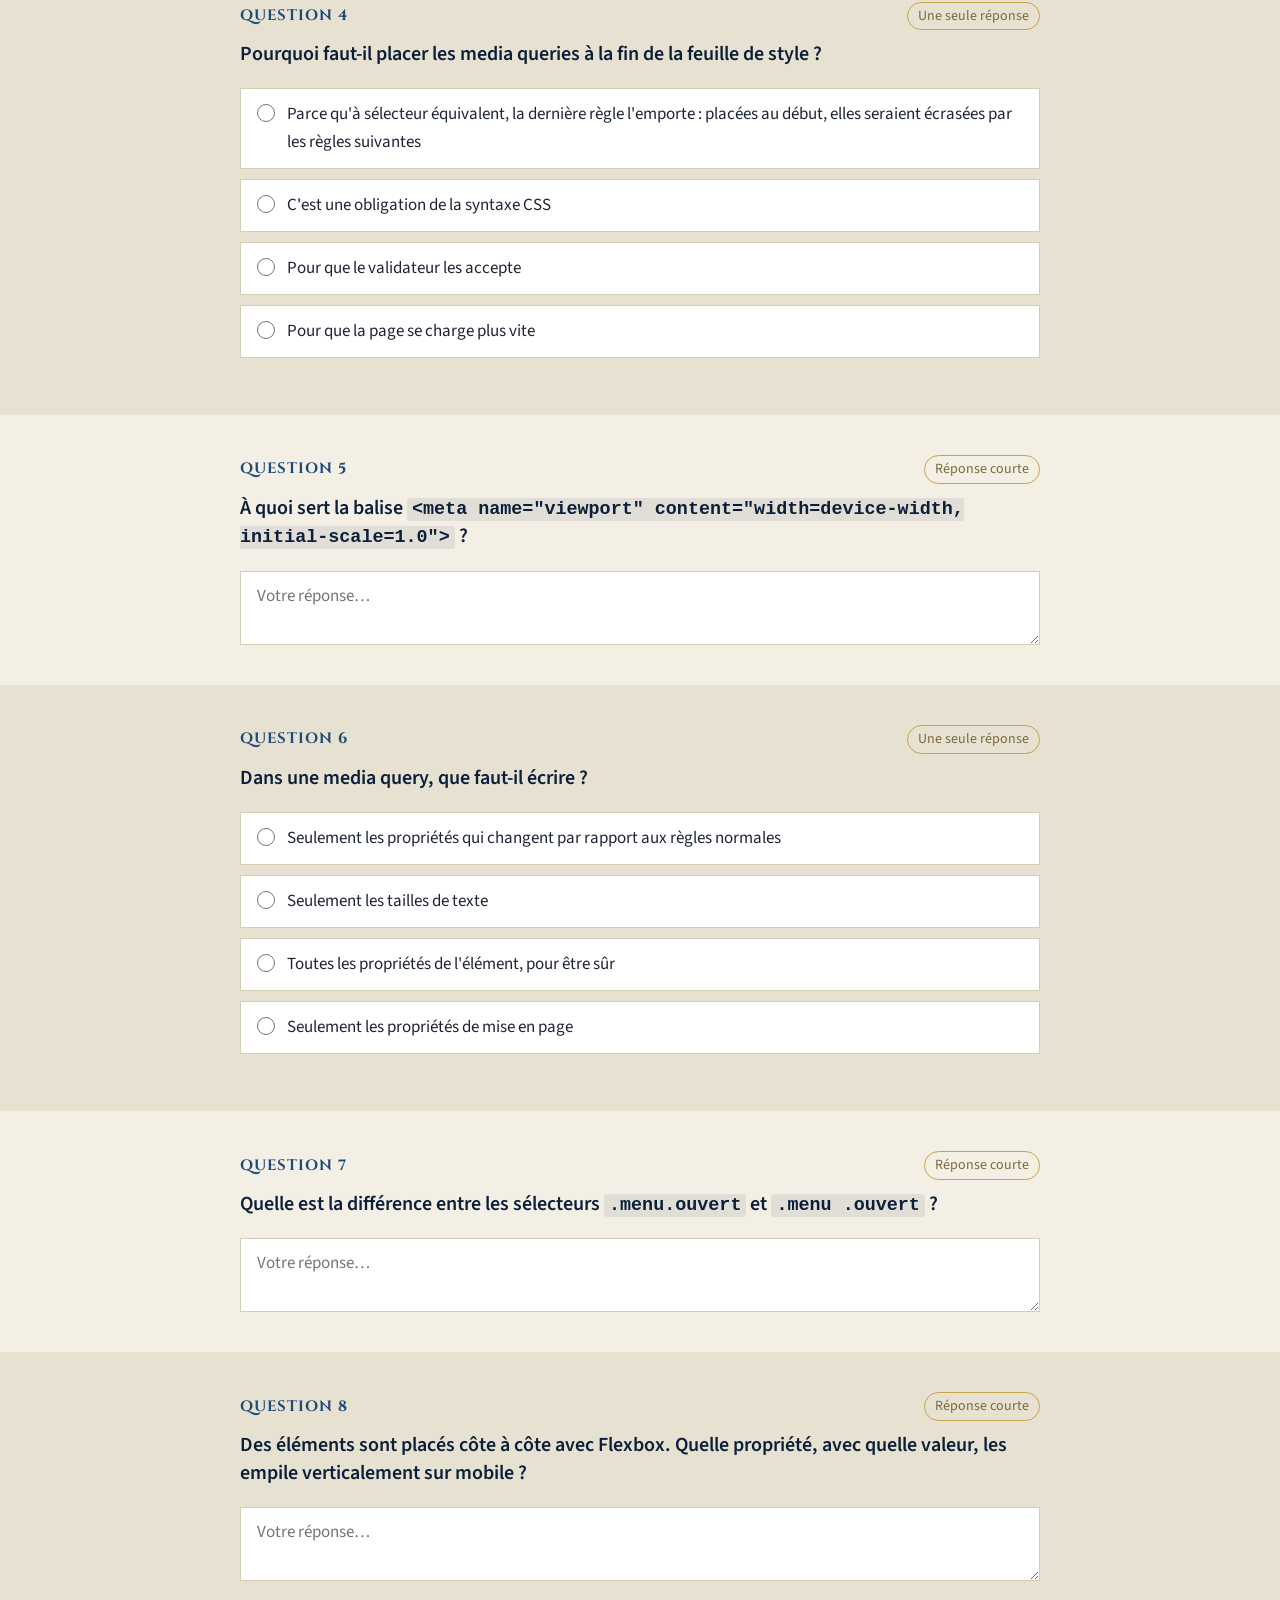
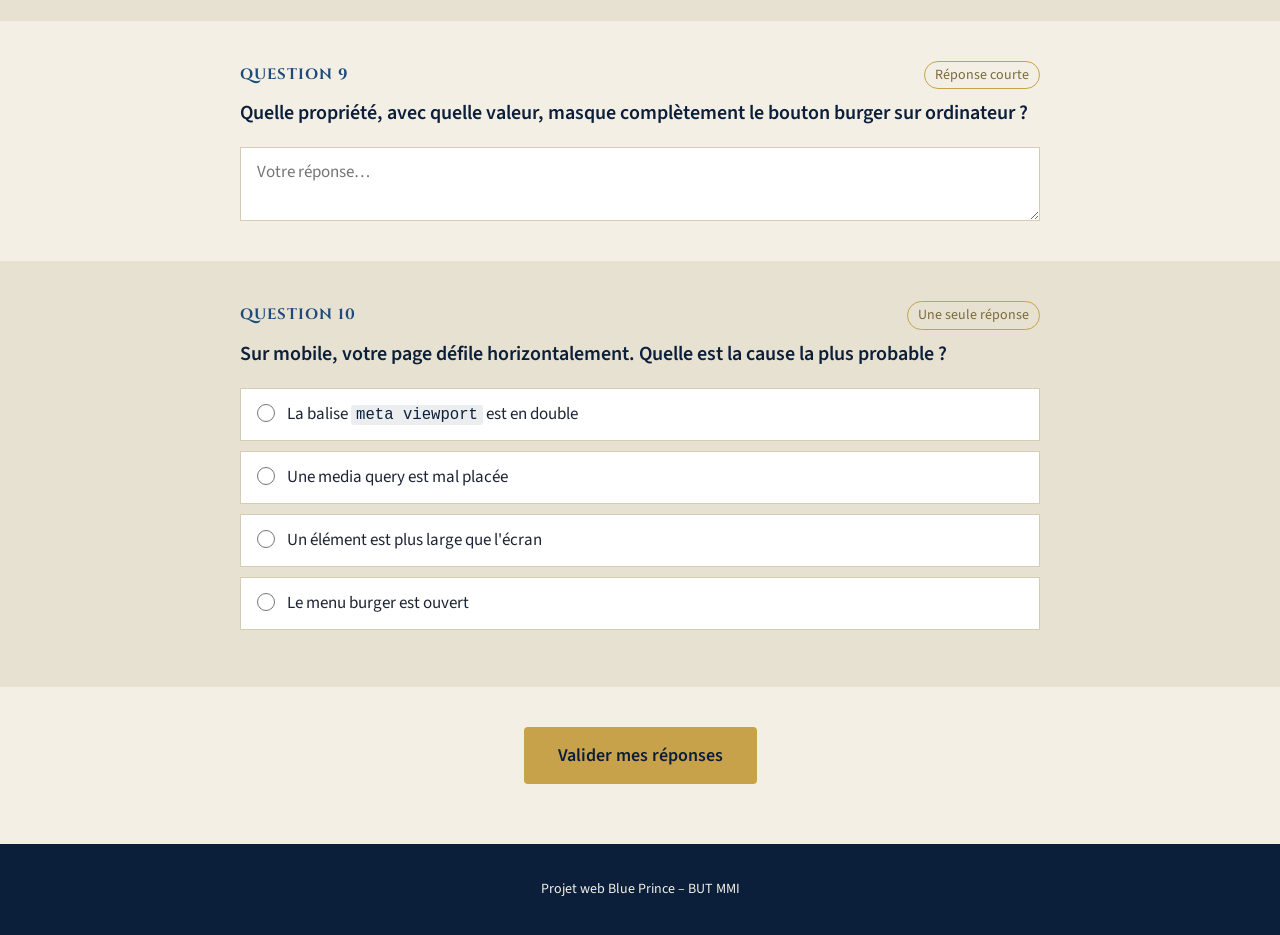
<file: 04-6924f65d-be84-4628-9d66-f1a5134683cc.html>
<!DOCTYPE html>
<html lang="fr">
<head>
    <meta charset="UTF-8">
    <meta name="viewport" content="width=device-width, initial-scale=1.0">
    <meta name="robots" content="noindex">
    <title>Auto-évaluation Partie 4 – Projet Blue Prince</title>
    <link rel="preconnect" href="https://fonts.googleapis.com">
    <link rel="preconnect" href="https://fonts.gstatic.com" crossorigin>
    <link href="https://fonts.googleapis.com/css2?family=Cinzel:wght@500;700&family=Source+Sans+3:wght@400;600&display=swap" rel="stylesheet">
    <link rel="stylesheet" href="style.css">
</head>
<body>

    <header class="entete">
        <h1>Auto-évaluation Partie 4</h1>
        <p class="sous-titre">Le responsive</p>
        <p class="consigne consigne-questions">Répondez aux 10 questions, puis validez pour afficher le corrigé. Rien n'est noté : l'objectif est de repérer ce que vous avez compris et ce qu'il faut revoir.</p>
        <p class="consigne consigne-corrige">Comparez vos réponses au corrigé affiché sous chaque question. Si une notion vous échappe encore, revoyez-la dans la fiche de la partie ou demandez à l'enseignant.</p>
    </header>

    <main id="questions"></main>

    <div class="validation">
        <button id="valider" class="bouton">Valider mes réponses</button>
    </div>

    <footer class="pied">
        <p>Projet web Blue Prince – BUT MMI</p>
    </footer>

    <script>
        /* Les 10 questions de la partie 4.
           type : "qcm1" (une seule réponse), "qcmN" (plusieurs réponses) ou "qroc" (réponse courte)
           Le texte entre accents graves (`...`) s'affiche comme du code. */
        const questions = [
    {
        "type": "qcm1",
        "intitule": "Pour quels écrans s'appliquent les règles écrites dans `@media (max-width: 767px)` ?",
        "choix": [
            {
                "texte": "Les écrans de plus de 767 px",
                "correct": false
            },
            {
                "texte": "Les écrans de 767 px de large ou moins",
                "correct": true
            },
            {
                "texte": "Uniquement les écrans de 767 px exactement",
                "correct": false
            },
            {
                "texte": "Tous les écrans",
                "correct": false
            }
        ],
        "explication": "`max-width` signifie « jusqu'à cette largeur maximale »."
    },
    {
        "type": "qcm1",
        "intitule": "Votre site utilise `@media (max-width: 1023px)` et `@media (max-width: 767px)`. Sur un écran de 1024 px de large exactement, quelles media queries s'appliquent ?",
        "choix": [
            {
                "texte": "Celle de la tablette (`max-width: 1023px`)",
                "correct": false
            },
            {
                "texte": "Celle du mobile (`max-width: 767px`)",
                "correct": false
            },
            {
                "texte": "Les deux",
                "correct": false
            },
            {
                "texte": "Aucune : c'est la version ordinateur",
                "correct": true
            }
        ],
        "explication": "1024 est supérieur à 1023 : aucune condition n'est remplie."
    },
    {
        "type": "qcm1",
        "intitule": "Et sur un écran de 600 px de large ?",
        "choix": [
            {
                "texte": "Seulement celle de la tablette",
                "correct": false
            },
            {
                "texte": "Seulement celle du mobile",
                "correct": false
            },
            {
                "texte": "Les deux",
                "correct": true
            },
            {
                "texte": "Aucune",
                "correct": false
            }
        ],
        "explication": "600 est inférieur à 1023 et à 767. C'est pour ça que la media query mobile doit être écrite après celle de la tablette."
    },
    {
        "type": "qcm1",
        "intitule": "Pourquoi faut-il placer les media queries à la fin de la feuille de style ?",
        "choix": [
            {
                "texte": "C'est une obligation de la syntaxe CSS",
                "correct": false
            },
            {
                "texte": "Parce qu'à sélecteur équivalent, la dernière règle l'emporte : placées au début, elles seraient écrasées par les règles suivantes",
                "correct": true
            },
            {
                "texte": "Pour que la page se charge plus vite",
                "correct": false
            },
            {
                "texte": "Pour que le validateur les accepte",
                "correct": false
            }
        ],
        "explication": "C'est le principe de la cascade, vu dans la partie 2."
    },
    {
        "type": "qroc",
        "intitule": "À quoi sert la balise `<meta name=\"viewport\" content=\"width=device-width, initial-scale=1.0\">` ?",
        "reponse": "À adapter la largeur de la page à celle de l'écran de l'appareil.",
        "explication": "Sans elle, un téléphone affiche la page comme sur un grand écran, en tout petit, et les media queries ne se déclenchent pas."
    },
    {
        "type": "qcm1",
        "intitule": "Dans une media query, que faut-il écrire ?",
        "choix": [
            {
                "texte": "Toutes les propriétés de l'élément, pour être sûr",
                "correct": false
            },
            {
                "texte": "Seulement les propriétés qui changent par rapport aux règles normales",
                "correct": true
            },
            {
                "texte": "Seulement les propriétés de mise en page",
                "correct": false
            },
            {
                "texte": "Seulement les tailles de texte",
                "correct": false
            }
        ],
        "explication": "Les autres propriétés continuent de s'appliquer : inutile de les répéter."
    },
    {
        "type": "qroc",
        "intitule": "Quelle est la différence entre les sélecteurs `.menu.ouvert` et `.menu .ouvert` ?",
        "reponse": "`.menu.ouvert` désigne un élément qui a les deux classes à la fois. `.menu .ouvert` désigne un élément de classe `ouvert` situé à l'intérieur d'un élément de classe `menu`.",
        "explication": "Toute la différence tient à l'espace : sans espace, les deux classes sont sur le même élément ; avec un espace, il s'agit de deux éléments imbriqués."
    },
    {
        "type": "qroc",
        "intitule": "Des éléments sont placés côte à côte avec Flexbox. Quelle propriété, avec quelle valeur, les empile verticalement sur mobile ?",
        "reponse": "`flex-direction: column;`",
        "explication": "Pensez aussi à retirer les largeurs en pourcentage, qui n'ont plus de sens une fois les éléments empilés."
    },
    {
        "type": "qroc",
        "intitule": "Quelle propriété, avec quelle valeur, masque complètement le bouton burger sur ordinateur ?",
        "reponse": "`display: none;`",
        "explication": "`visibility: hidden` cache aussi le bouton, mais il continue d'occuper sa place."
    },
    {
        "type": "qcm1",
        "intitule": "Sur mobile, votre page défile horizontalement. Quelle est la cause la plus probable ?",
        "choix": [
            {
                "texte": "La balise `meta viewport` est en double",
                "correct": false
            },
            {
                "texte": "Un élément est plus large que l'écran",
                "correct": true
            },
            {
                "texte": "Une media query est mal placée",
                "correct": false
            },
            {
                "texte": "Le menu burger est ouvert",
                "correct": false
            }
        ],
        "explication": "Une largeur fixe trop grande, une image sans `max-width: 100%`… L'inspecteur permet de trouver l'élément qui dépasse."
    }
];
    </script>
    <script src="autoeval.js"></script>
</body>
</html>
</file>
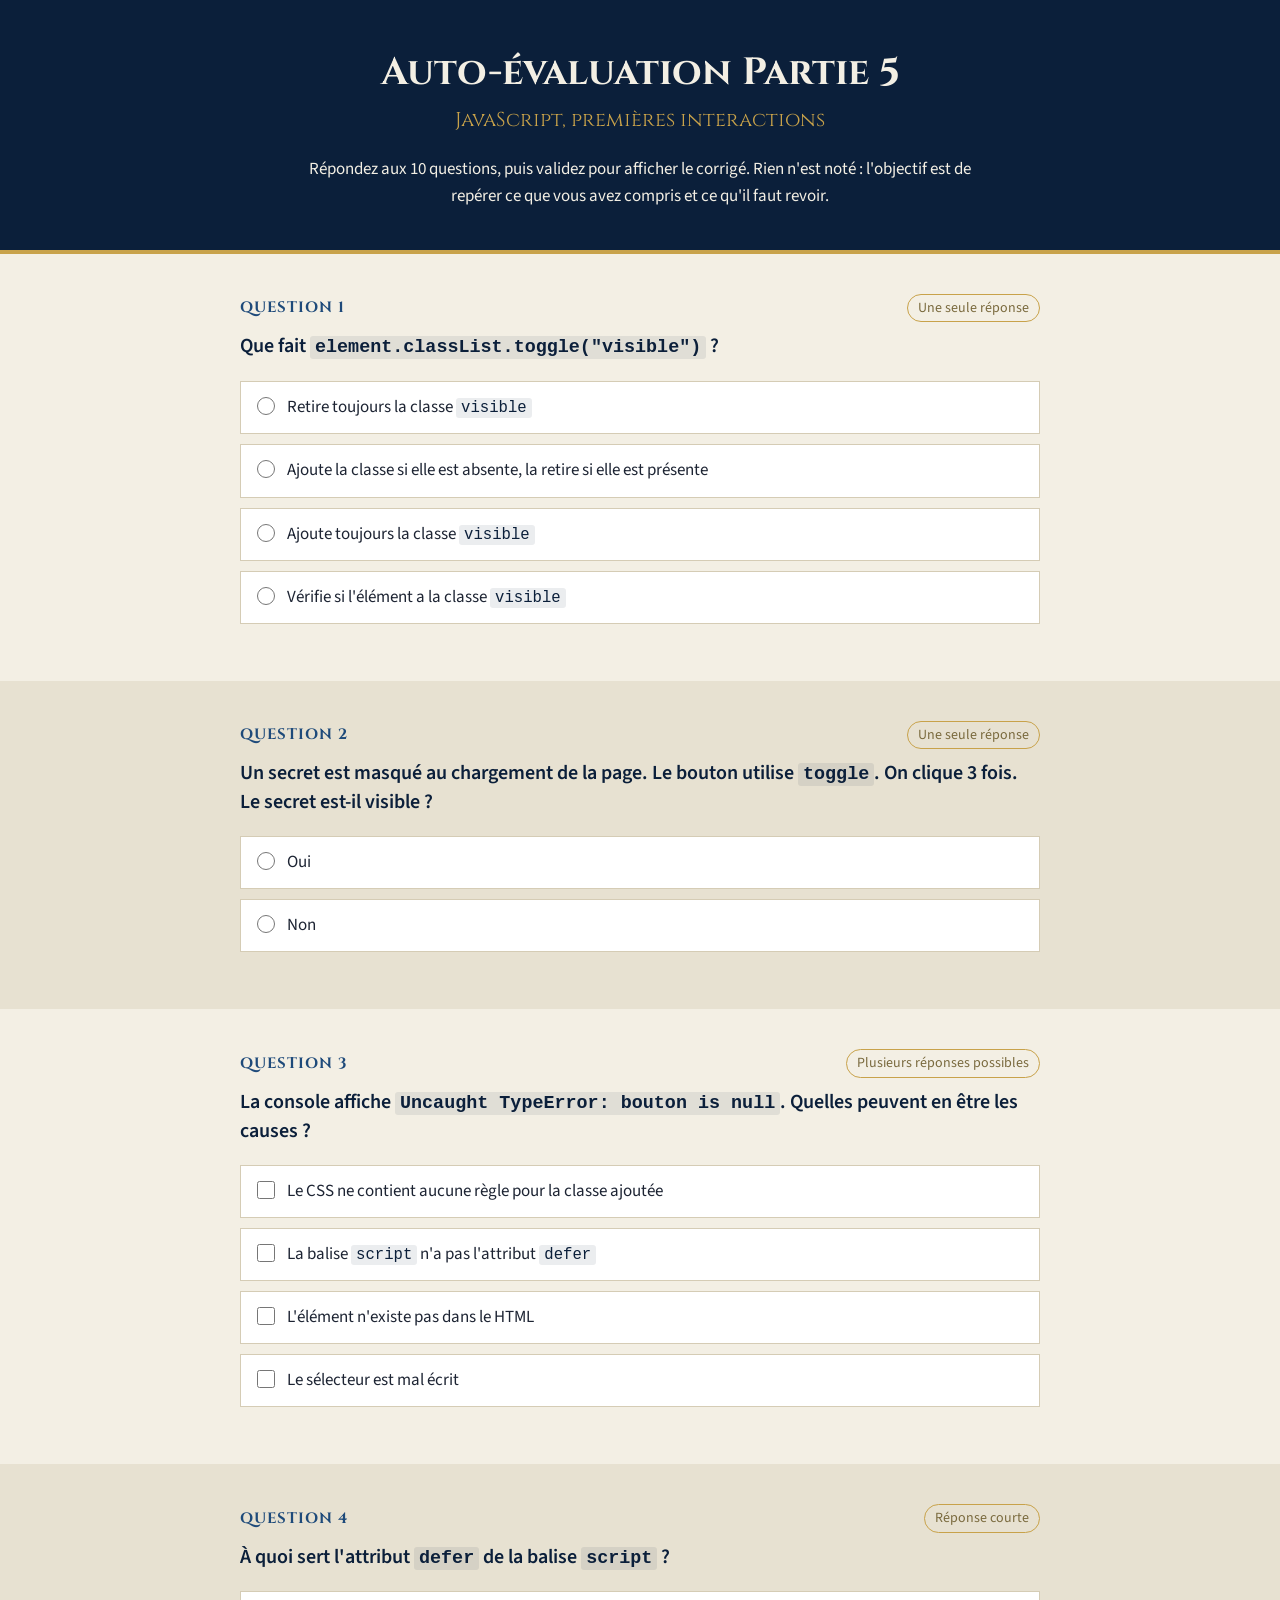
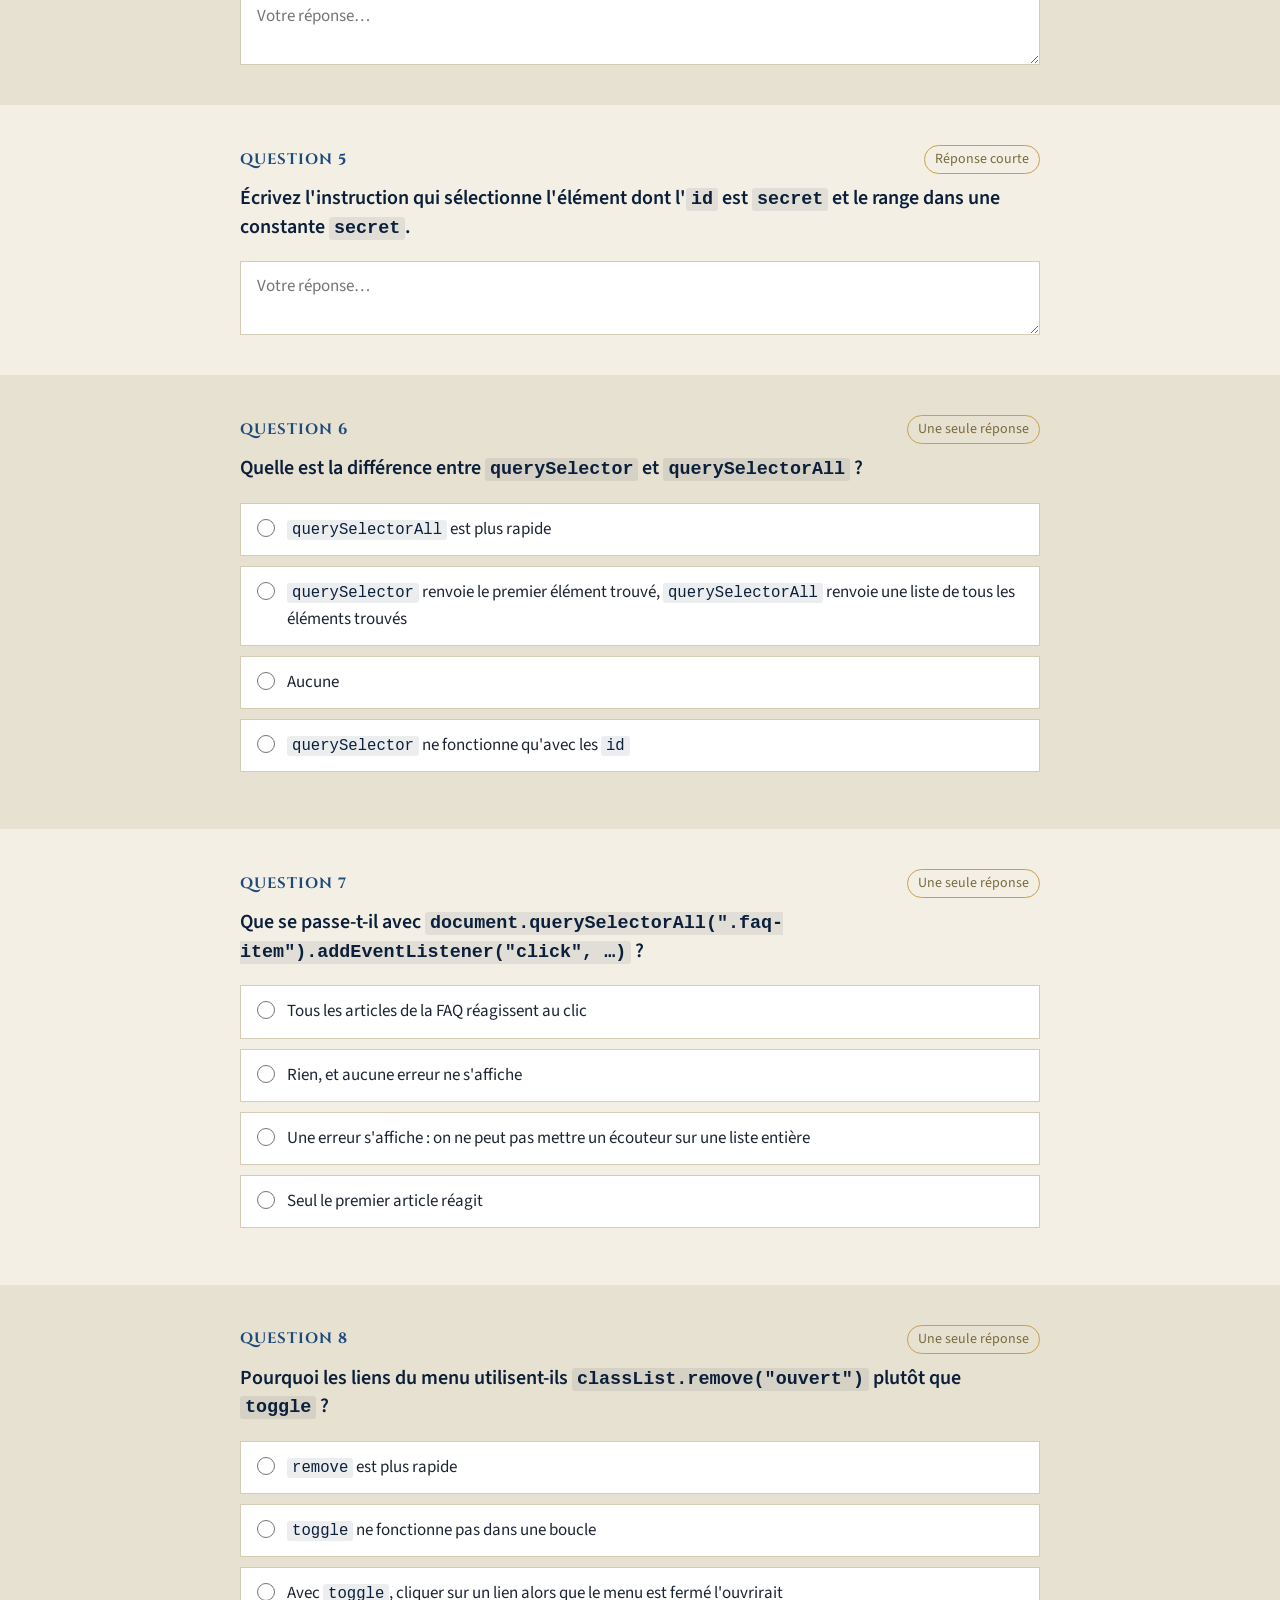
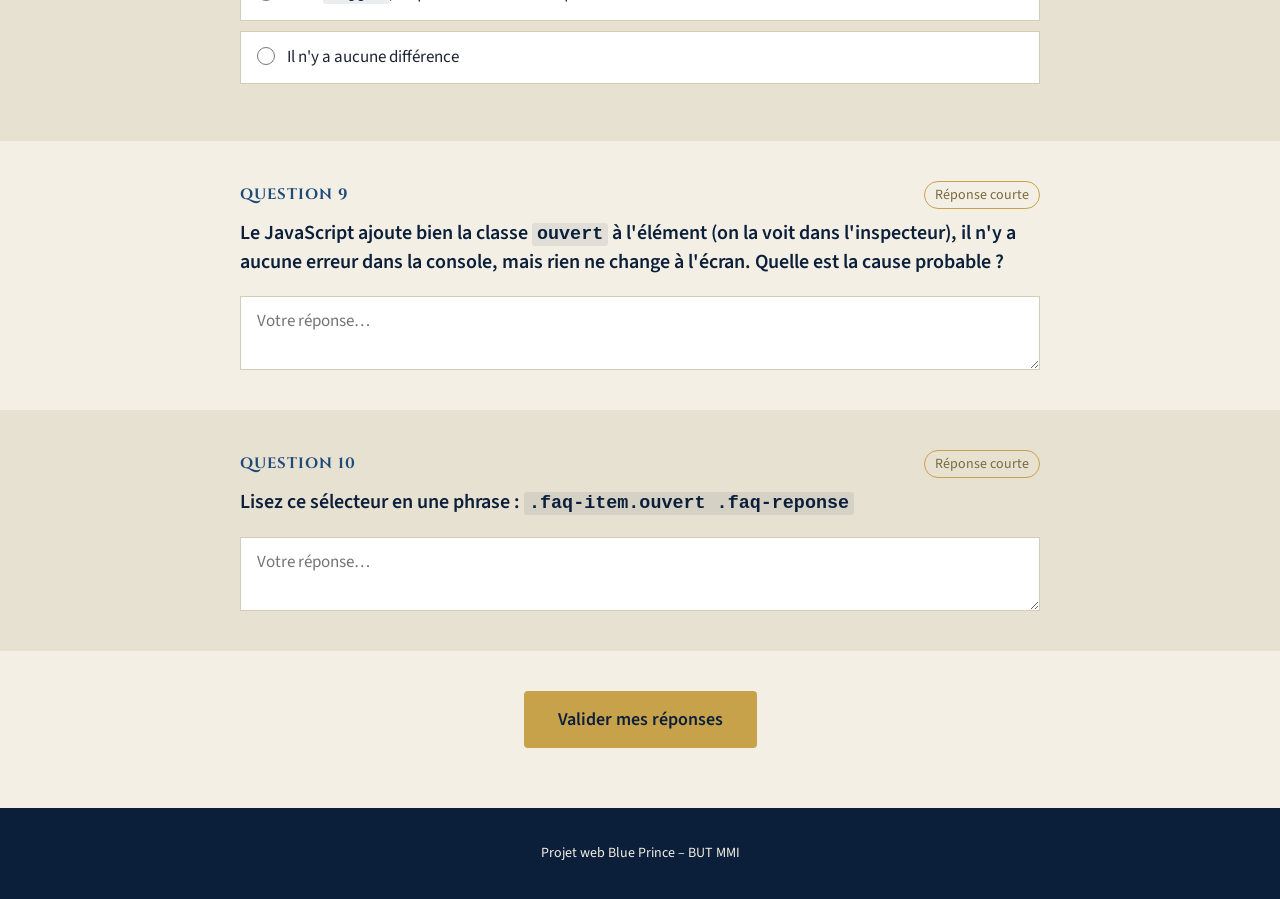
<file: 05-53b88d4d-548d-4d74-95df-6d47f518816e.html>
<!DOCTYPE html>
<html lang="fr">
<head>
    <meta charset="UTF-8">
    <meta name="viewport" content="width=device-width, initial-scale=1.0">
    <meta name="robots" content="noindex">
    <title>Auto-évaluation Partie 5 – Projet Blue Prince</title>
    <link rel="preconnect" href="https://fonts.googleapis.com">
    <link rel="preconnect" href="https://fonts.gstatic.com" crossorigin>
    <link href="https://fonts.googleapis.com/css2?family=Cinzel:wght@500;700&family=Source+Sans+3:wght@400;600&display=swap" rel="stylesheet">
    <link rel="stylesheet" href="style.css">
</head>
<body>

    <header class="entete">
        <h1>Auto-évaluation Partie 5</h1>
        <p class="sous-titre">JavaScript, premières interactions</p>
        <p class="consigne consigne-questions">Répondez aux 10 questions, puis validez pour afficher le corrigé. Rien n'est noté : l'objectif est de repérer ce que vous avez compris et ce qu'il faut revoir.</p>
        <p class="consigne consigne-corrige">Comparez vos réponses au corrigé affiché sous chaque question. Si une notion vous échappe encore, revoyez-la dans la fiche de la partie ou demandez à l'enseignant.</p>
    </header>

    <main id="questions"></main>

    <div class="validation">
        <button id="valider" class="bouton">Valider mes réponses</button>
    </div>

    <footer class="pied">
        <p>Projet web Blue Prince – BUT MMI</p>
    </footer>

    <script>
        /* Les 10 questions de la partie 5.
           type : "qcm1" (une seule réponse), "qcmN" (plusieurs réponses) ou "qroc" (réponse courte)
           Le texte entre accents graves (`...`) s'affiche comme du code. */
        const questions = [
    {
        "type": "qcm1",
        "intitule": "Que fait `element.classList.toggle(\"visible\")` ?",
        "choix": [
            {
                "texte": "Ajoute toujours la classe `visible`",
                "correct": false
            },
            {
                "texte": "Retire toujours la classe `visible`",
                "correct": false
            },
            {
                "texte": "Ajoute la classe si elle est absente, la retire si elle est présente",
                "correct": true
            },
            {
                "texte": "Vérifie si l'élément a la classe `visible`",
                "correct": false
            }
        ],
        "explication": "`toggle` signifie « basculer » : chaque appel inverse l'état précédent."
    },
    {
        "type": "qcm1",
        "intitule": "Un secret est masqué au chargement de la page. Le bouton utilise `toggle`. On clique 3 fois. Le secret est-il visible ?",
        "choix": [
            {
                "texte": "Oui",
                "correct": true
            },
            {
                "texte": "Non",
                "correct": false
            }
        ],
        "explication": "1er clic : visible. 2e clic : masqué. 3e clic : visible."
    },
    {
        "type": "qcmN",
        "intitule": "La console affiche `Uncaught TypeError: bouton is null`. Quelles peuvent en être les causes ?",
        "choix": [
            {
                "texte": "Le sélecteur est mal écrit",
                "correct": true
            },
            {
                "texte": "L'élément n'existe pas dans le HTML",
                "correct": true
            },
            {
                "texte": "La balise `script` n'a pas l'attribut `defer`",
                "correct": true
            },
            {
                "texte": "Le CSS ne contient aucune règle pour la classe ajoutée",
                "correct": false
            }
        ],
        "explication": "Dans les trois premiers cas, `querySelector` ne trouve rien et renvoie `null`. Une règle CSS manquante ne provoque aucune erreur dans la console."
    },
    {
        "type": "qroc",
        "intitule": "À quoi sert l'attribut `defer` de la balise `script` ?",
        "reponse": "À exécuter le script seulement après que le navigateur a lu tout le HTML.",
        "explication": "Sans lui, le script peut chercher des éléments qui n'existent pas encore."
    },
    {
        "type": "qroc",
        "intitule": "Écrivez l'instruction qui sélectionne l'élément dont l'`id` est `secret` et le range dans une constante `secret`.",
        "reponse": "`const secret = document.querySelector(\"#secret\");`",
        "explication": "`const secret = document.getElementById(\"secret\");` est équivalent."
    },
    {
        "type": "qcm1",
        "intitule": "Quelle est la différence entre `querySelector` et `querySelectorAll` ?",
        "choix": [
            {
                "texte": "Aucune",
                "correct": false
            },
            {
                "texte": "`querySelector` renvoie le premier élément trouvé, `querySelectorAll` renvoie une liste de tous les éléments trouvés",
                "correct": true
            },
            {
                "texte": "`querySelectorAll` est plus rapide",
                "correct": false
            },
            {
                "texte": "`querySelector` ne fonctionne qu'avec les `id`",
                "correct": false
            }
        ],
        "explication": "Avec `querySelectorAll`, il faut ensuite parcourir la liste avec une boucle pour agir sur chaque élément."
    },
    {
        "type": "qcm1",
        "intitule": "Que se passe-t-il avec `document.querySelectorAll(\".faq-item\").addEventListener(\"click\", …)` ?",
        "choix": [
            {
                "texte": "Tous les articles de la FAQ réagissent au clic",
                "correct": false
            },
            {
                "texte": "Seul le premier article réagit",
                "correct": false
            },
            {
                "texte": "Une erreur s'affiche : on ne peut pas mettre un écouteur sur une liste entière",
                "correct": true
            },
            {
                "texte": "Rien, et aucune erreur ne s'affiche",
                "correct": false
            }
        ],
        "explication": "Il faut parcourir la liste avec une boucle et mettre un écouteur sur chaque élément."
    },
    {
        "type": "qcm1",
        "intitule": "Pourquoi les liens du menu utilisent-ils `classList.remove(\"ouvert\")` plutôt que `toggle` ?",
        "choix": [
            {
                "texte": "`remove` est plus rapide",
                "correct": false
            },
            {
                "texte": "Avec `toggle`, cliquer sur un lien alors que le menu est fermé l'ouvrirait",
                "correct": true
            },
            {
                "texte": "`toggle` ne fonctionne pas dans une boucle",
                "correct": false
            },
            {
                "texte": "Il n'y a aucune différence",
                "correct": false
            }
        ],
        "explication": "Le clic sur un lien doit toujours fermer le menu, quel que soit son état."
    },
    {
        "type": "qroc",
        "intitule": "Le JavaScript ajoute bien la classe `ouvert` à l'élément (on la voit dans l'inspecteur), il n'y a aucune erreur dans la console, mais rien ne change à l'écran. Quelle est la cause probable ?",
        "reponse": "Le CSS ne définit aucun style pour cette classe.",
        "explication": "C'est souvent un nom écrit différemment dans le CSS (par exemple `ouverte` au lieu de `ouvert`) ou un sélecteur incorrect."
    },
    {
        "type": "qroc",
        "intitule": "Lisez ce sélecteur en une phrase : `.faq-item.ouvert .faq-reponse`",
        "reponse": "L'élément de classe `faq-reponse` situé à l'intérieur d'un élément qui a à la fois les classes `faq-item` et `ouvert`.",
        "explication": "Un sélecteur se lit plus facilement de droite à gauche : on part de l'élément visé, puis on remonte vers ses parents."
    }
];
    </script>
    <script src="autoeval.js"></script>
</body>
</html>
</file>
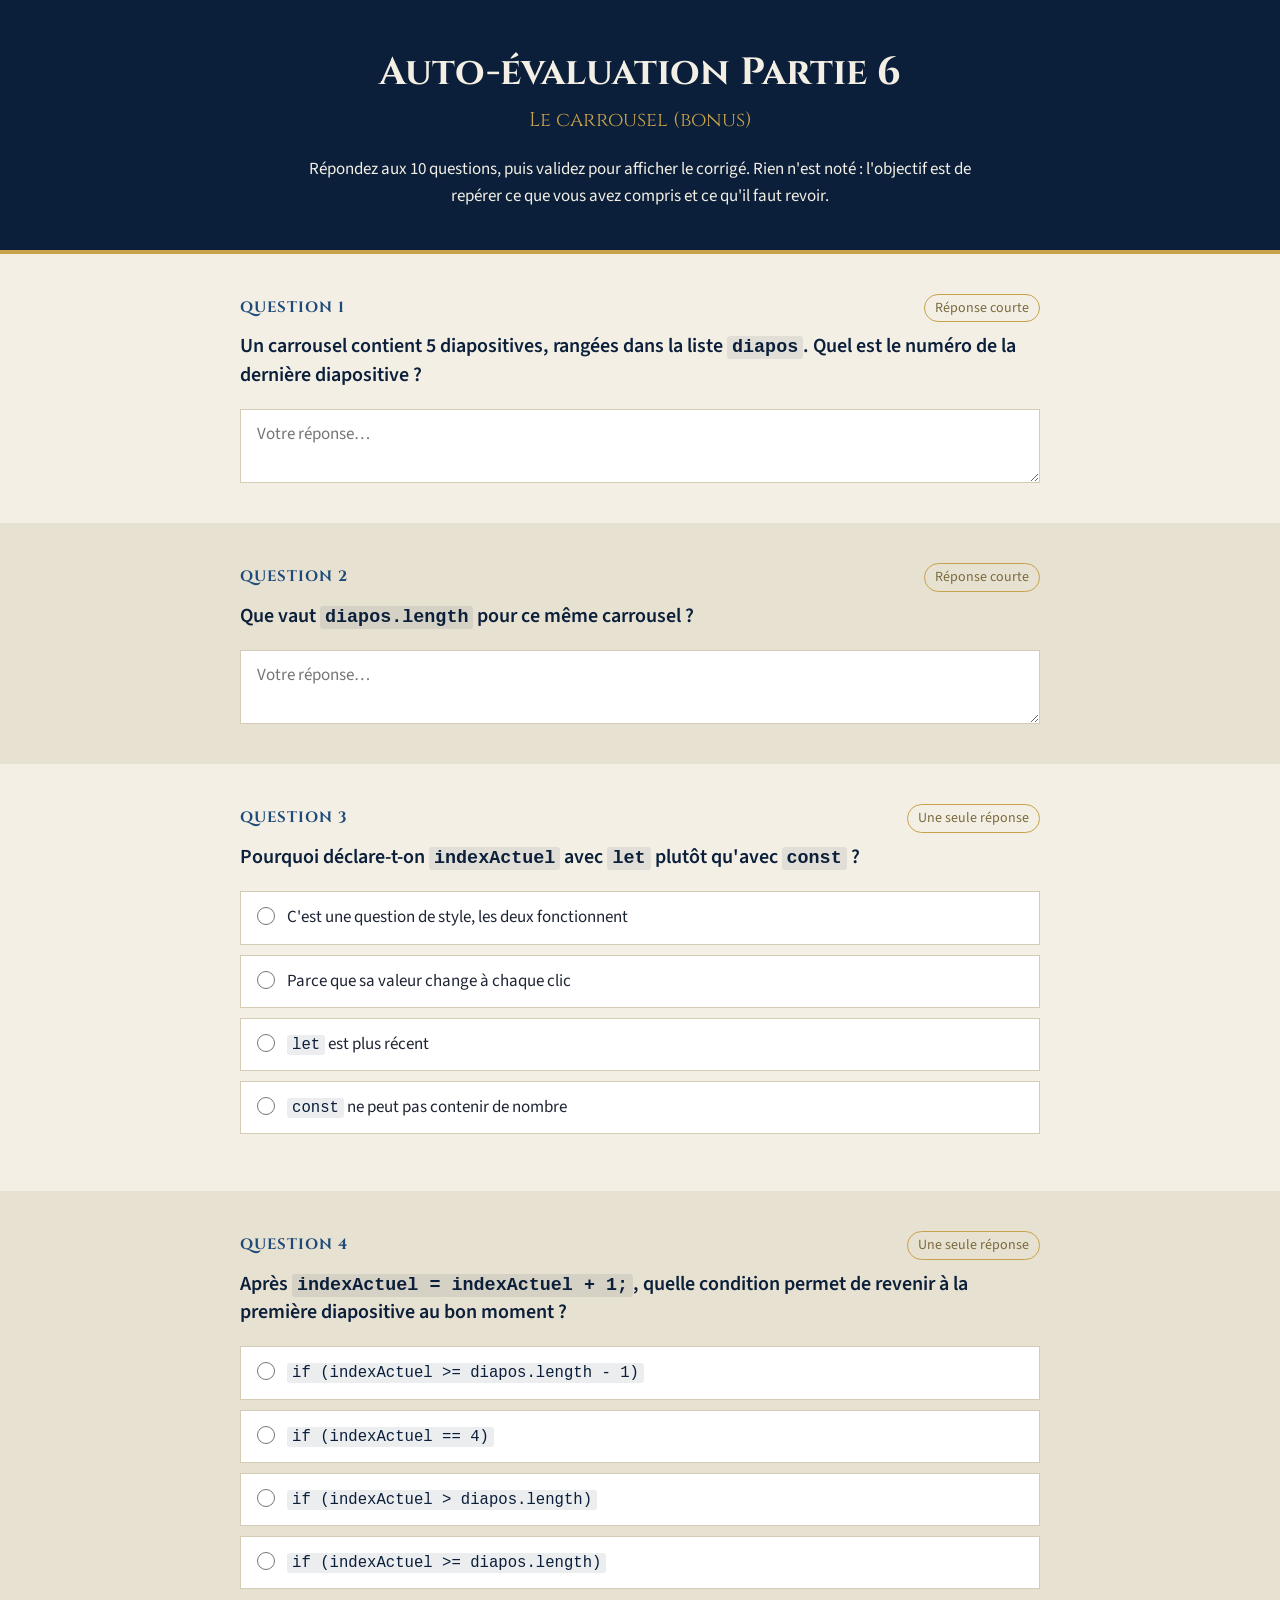
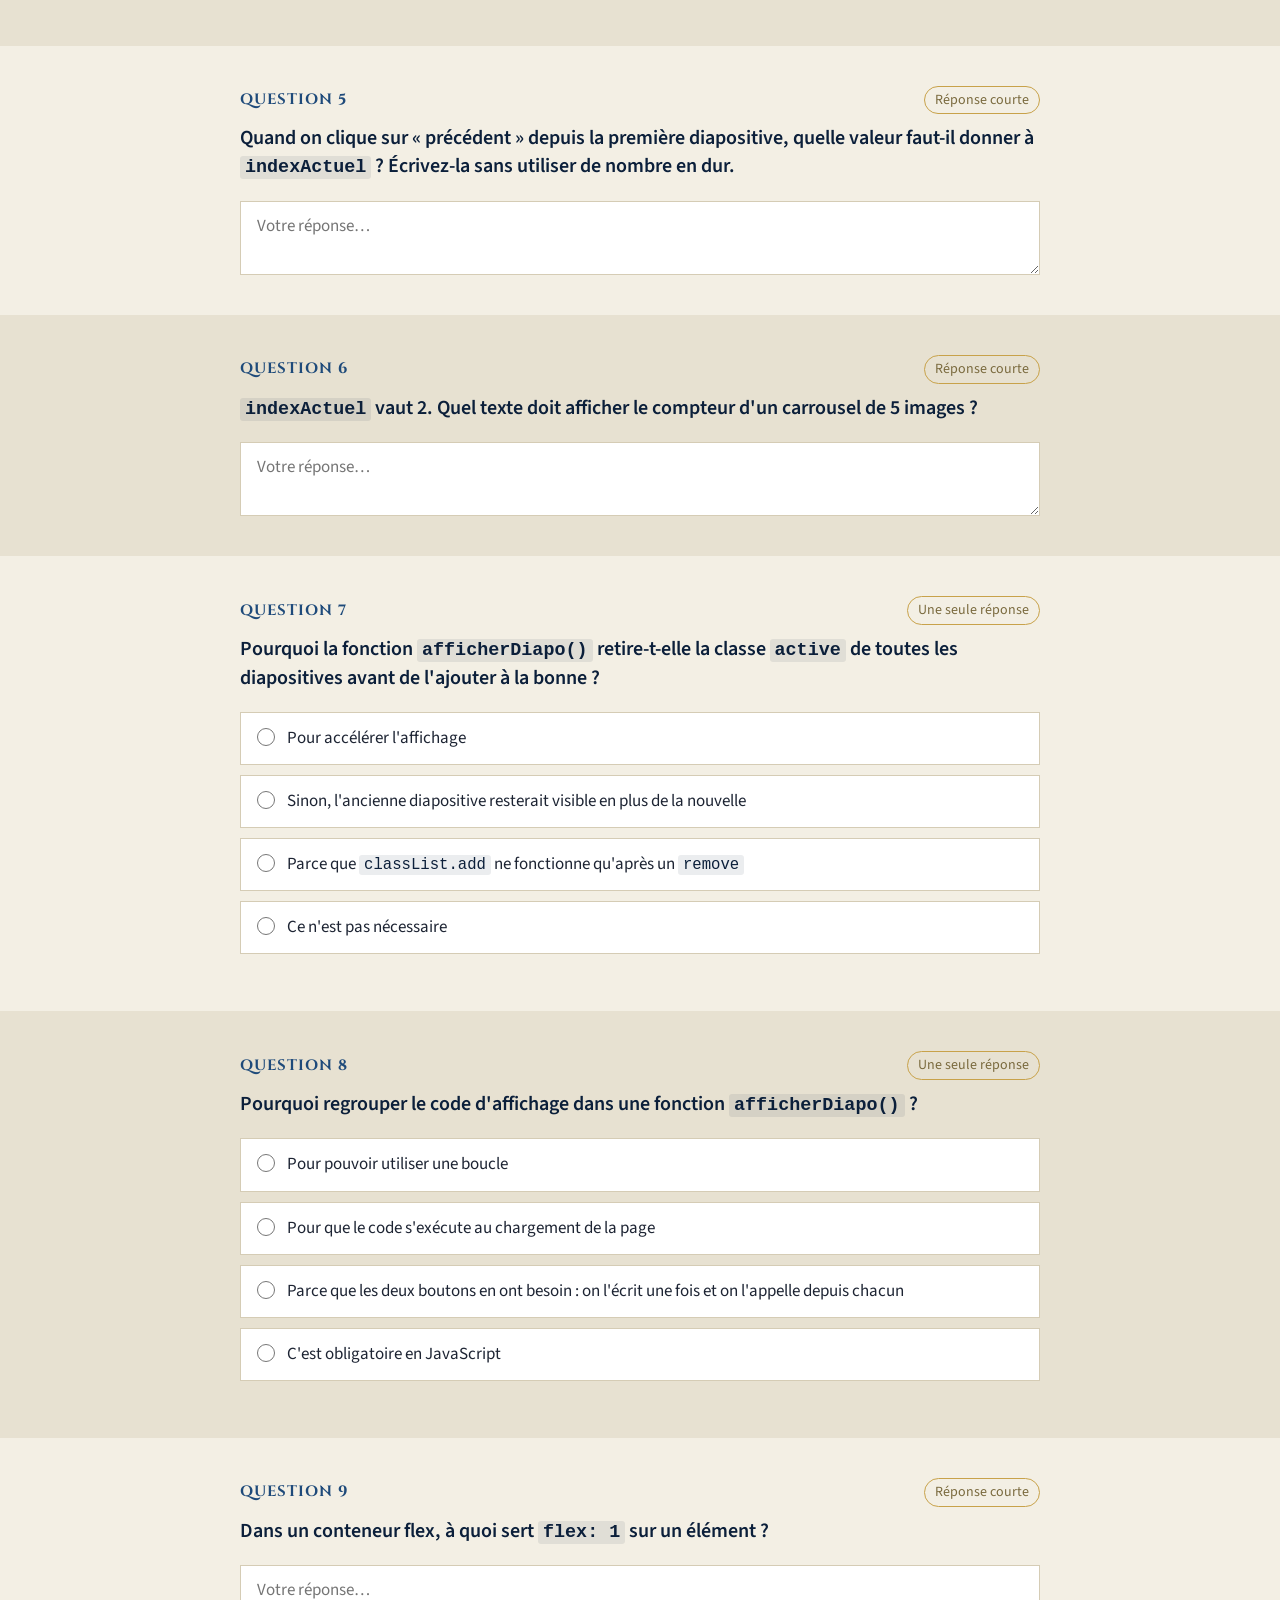
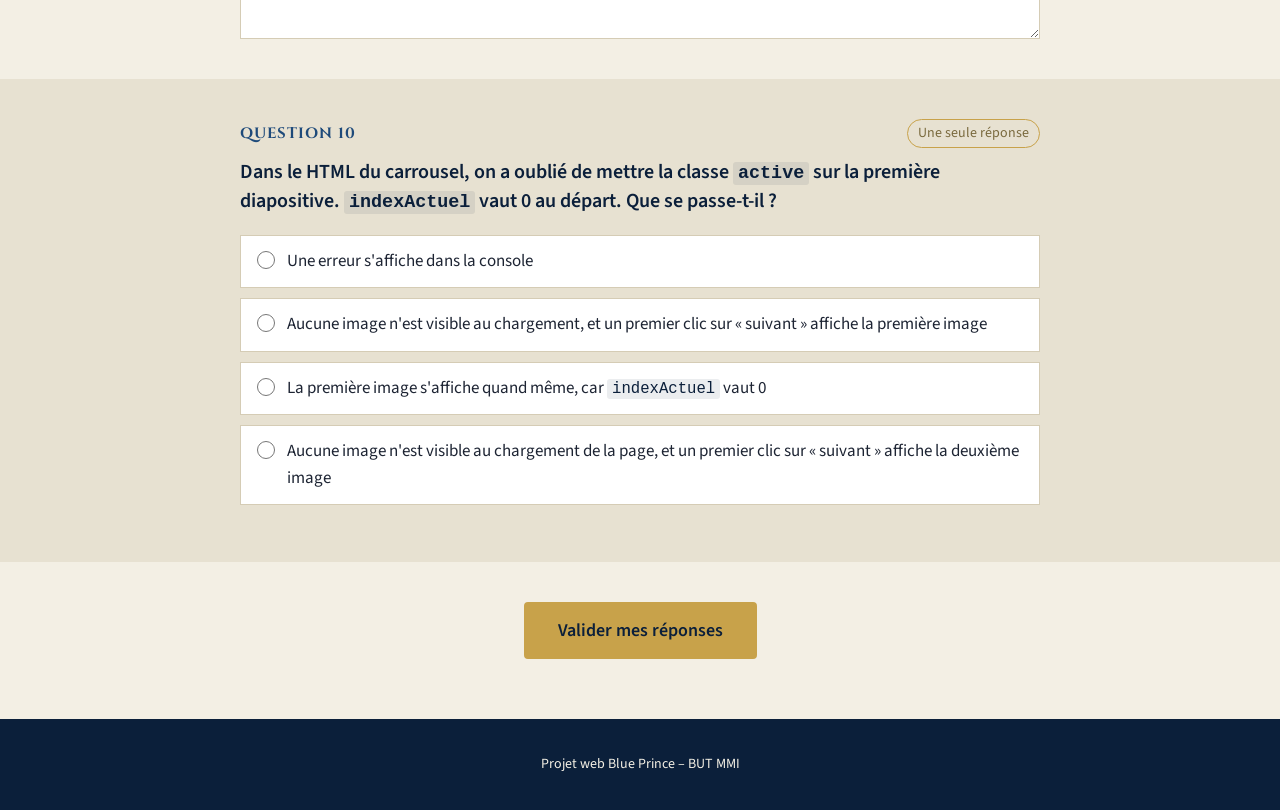
<file: 06-be53996d-b8f1-446f-9271-be8d695815ba.html>
<!DOCTYPE html>
<html lang="fr">
<head>
    <meta charset="UTF-8">
    <meta name="viewport" content="width=device-width, initial-scale=1.0">
    <meta name="robots" content="noindex">
    <title>Auto-évaluation Partie 6 – Projet Blue Prince</title>
    <link rel="preconnect" href="https://fonts.googleapis.com">
    <link rel="preconnect" href="https://fonts.gstatic.com" crossorigin>
    <link href="https://fonts.googleapis.com/css2?family=Cinzel:wght@500;700&family=Source+Sans+3:wght@400;600&display=swap" rel="stylesheet">
    <link rel="stylesheet" href="style.css">
</head>
<body>

    <header class="entete">
        <h1>Auto-évaluation Partie 6</h1>
        <p class="sous-titre">Le carrousel (bonus)</p>
        <p class="consigne consigne-questions">Répondez aux 10 questions, puis validez pour afficher le corrigé. Rien n'est noté : l'objectif est de repérer ce que vous avez compris et ce qu'il faut revoir.</p>
        <p class="consigne consigne-corrige">Comparez vos réponses au corrigé affiché sous chaque question. Si une notion vous échappe encore, revoyez-la dans la fiche de la partie ou demandez à l'enseignant.</p>
    </header>

    <main id="questions"></main>

    <div class="validation">
        <button id="valider" class="bouton">Valider mes réponses</button>
    </div>

    <footer class="pied">
        <p>Projet web Blue Prince – BUT MMI</p>
    </footer>

    <script>
        /* Les 10 questions de la partie 6.
           type : "qcm1" (une seule réponse), "qcmN" (plusieurs réponses) ou "qroc" (réponse courte)
           Le texte entre accents graves (`...`) s'affiche comme du code. */
        const questions = [
    {
        "type": "qroc",
        "intitule": "Un carrousel contient 5 diapositives, rangées dans la liste `diapos`. Quel est le numéro de la dernière diapositive ?",
        "reponse": "4",
        "explication": "La numérotation commence à 0 : de `diapos[0]` à `diapos[4]`."
    },
    {
        "type": "qroc",
        "intitule": "Que vaut `diapos.length` pour ce même carrousel ?",
        "reponse": "5",
        "explication": "`length` donne le nombre d'éléments, pas le numéro du dernier."
    },
    {
        "type": "qcm1",
        "intitule": "Pourquoi déclare-t-on `indexActuel` avec `let` plutôt qu'avec `const` ?",
        "choix": [
            {
                "texte": "`let` est plus récent",
                "correct": false
            },
            {
                "texte": "Parce que sa valeur change à chaque clic",
                "correct": true
            },
            {
                "texte": "`const` ne peut pas contenir de nombre",
                "correct": false
            },
            {
                "texte": "C'est une question de style, les deux fonctionnent",
                "correct": false
            }
        ],
        "explication": "Une `const` ne peut pas recevoir de nouvelle valeur après sa déclaration."
    },
    {
        "type": "qcm1",
        "intitule": "Après `indexActuel = indexActuel + 1;`, quelle condition permet de revenir à la première diapositive au bon moment ?",
        "choix": [
            {
                "texte": "`if (indexActuel > diapos.length)`",
                "correct": false
            },
            {
                "texte": "`if (indexActuel >= diapos.length)`",
                "correct": true
            },
            {
                "texte": "`if (indexActuel >= diapos.length - 1)`",
                "correct": false
            },
            {
                "texte": "`if (indexActuel == 4)`",
                "correct": false
            }
        ],
        "explication": "Avec `> diapos.length`, l'index atteindrait 5, qui n'existe pas. Avec `>= diapos.length - 1`, on reviendrait au début sans jamais afficher la dernière diapositive. `== 4` fonctionne, mais ne marcherait plus si on ajoutait une image."
    },
    {
        "type": "qroc",
        "intitule": "Quand on clique sur « précédent » depuis la première diapositive, quelle valeur faut-il donner à `indexActuel` ? Écrivez-la sans utiliser de nombre en dur.",
        "reponse": "`diapos.length - 1`",
        "explication": "C'est le numéro de la dernière diapositive, quel que soit le nombre d'images."
    },
    {
        "type": "qroc",
        "intitule": "`indexActuel` vaut 2. Quel texte doit afficher le compteur d'un carrousel de 5 images ?",
        "reponse": "`3 / 5`",
        "explication": "Le numéro affiché vaut `indexActuel + 1`, puisque la numérotation commence à 0."
    },
    {
        "type": "qcm1",
        "intitule": "Pourquoi la fonction `afficherDiapo()` retire-t-elle la classe `active` de toutes les diapositives avant de l'ajouter à la bonne ?",
        "choix": [
            {
                "texte": "Pour accélérer l'affichage",
                "correct": false
            },
            {
                "texte": "Sinon, l'ancienne diapositive resterait visible en plus de la nouvelle",
                "correct": true
            },
            {
                "texte": "Parce que `classList.add` ne fonctionne qu'après un `remove`",
                "correct": false
            },
            {
                "texte": "Ce n'est pas nécessaire",
                "correct": false
            }
        ],
        "explication": "Une seule diapositive doit avoir la classe `active` à la fois."
    },
    {
        "type": "qcm1",
        "intitule": "Pourquoi regrouper le code d'affichage dans une fonction `afficherDiapo()` ?",
        "choix": [
            {
                "texte": "C'est obligatoire en JavaScript",
                "correct": false
            },
            {
                "texte": "Parce que les deux boutons en ont besoin : on l'écrit une fois et on l'appelle depuis chacun",
                "correct": true
            },
            {
                "texte": "Pour que le code s'exécute au chargement de la page",
                "correct": false
            },
            {
                "texte": "Pour pouvoir utiliser une boucle",
                "correct": false
            }
        ],
        "explication": "Si on doit corriger ce code, on ne le corrige qu'à un seul endroit."
    },
    {
        "type": "qroc",
        "intitule": "Dans un conteneur flex, à quoi sert `flex: 1` sur un élément ?",
        "reponse": "À lui faire occuper tout l'espace restant dans le conteneur.",
        "explication": "Dans le carrousel, la liste des images prend ainsi toute la place laissée par les deux boutons."
    },
    {
        "type": "qcm1",
        "intitule": "Dans le HTML du carrousel, on a oublié de mettre la classe `active` sur la première diapositive. `indexActuel` vaut 0 au départ. Que se passe-t-il ?",
        "choix": [
            {
                "texte": "La première image s'affiche quand même, car `indexActuel` vaut 0",
                "correct": false
            },
            {
                "texte": "Aucune image n'est visible au chargement de la page, et un premier clic sur « suivant » affiche la deuxième image",
                "correct": true
            },
            {
                "texte": "Aucune image n'est visible au chargement, et un premier clic sur « suivant » affiche la première image",
                "correct": false
            },
            {
                "texte": "Une erreur s'affiche dans la console",
                "correct": false
            }
        ],
        "explication": "Au chargement, aucune diapositive n'a la classe `active` : le CSS les masque donc toutes, et `indexActuel` n'y change rien, puisqu'aucun code ne s'est encore exécuté. Au premier clic, `indexActuel` passe à 1 et `afficherDiapo()` affiche `diapos[1]`, c'est-à-dire la deuxième image. Aucune erreur n'apparaît : le bug est silencieux."
    }
];
    </script>
    <script src="autoeval.js"></script>
</body>
</html>
</file>
<file: style.css>
/* =========================================================
   AUTO-ÉVALUATION – Feuille de style commune aux 6 parties
   Charte reprise du site Blue Prince.
   ========================================================= */

* {
    box-sizing: border-box;
}

body {
    margin: 0;
    font-family: "Source Sans 3", Arial, sans-serif;
    font-size: 17px;
    line-height: 1.6;
    color: #1d2433;
    background-color: #f3efe4;
}

code {
    font-family: Consolas, "Courier New", monospace;
    font-size: 0.92em;
    padding: 1px 5px;
    border-radius: 3px;
    background-color: rgba(11, 31, 58, 0.08);
    color: #0b1f3a;
    overflow-wrap: anywhere;
}


/* ===== EN-TÊTE ===== */

.entete {
    padding: 50px 20px 40px 20px;
    text-align: center;
    background-color: #0b1f3a;
    color: #f3efe4;
    border-bottom: 4px solid #c8a24a;
}

.entete h1 {
    margin: 0;
    font-family: "Cinzel", Georgia, serif;
    font-size: 38px;
    line-height: 1.2;
    color: #f3efe4;
}

.sous-titre {
    margin: 8px 0 20px 0;
    font-family: "Cinzel", Georgia, serif;
    font-size: 20px;
    color: #c8a24a;
}

.consigne {
    max-width: 680px;
    margin: 0 auto;
}

.consigne-corrige {
    display: none;
}

.mode-corrige .consigne-questions {
    display: none;
}

.mode-corrige .consigne-corrige {
    display: block;
}


/* ===== QUESTIONS ===== */

.question {
    padding: 40px 20px;
}

/* Une question sur deux a un fond différent, comme les sections du site */
.question:nth-child(even) {
    background-color: #e7e1d1;
}

.question > * {
    max-width: 800px;
    margin-left: auto;
    margin-right: auto;
}

.entete-question {
    display: flex;
    justify-content: space-between;
    align-items: center;
    flex-wrap: wrap;
    gap: 10px;
    margin-top: 0;
    margin-bottom: 10px;
}

.numero {
    font-family: "Cinzel", Georgia, serif;
    font-weight: 700;
    font-size: 15px;
    letter-spacing: 1px;
    text-transform: uppercase;
    color: #1e4a7a;
}

.type {
    padding: 2px 10px;
    border: 1px solid #c8a24a;
    border-radius: 20px;
    font-size: 14px;
    color: #7a6a3e;
}

.intitule {
    margin-top: 0;
    margin-bottom: 20px;
    font-family: "Source Sans 3", Arial, sans-serif;
    font-size: 20px;
    font-weight: 600;
    line-height: 1.4;
    color: #0b1f3a;
}


/* ===== PROPOSITIONS (QCM) ===== */

.choix {
    list-style-type: none;
    padding: 0;
}

.choix li {
    margin-bottom: 10px;
}

.choix label {
    display: flex;
    align-items: flex-start;
    gap: 12px;
    padding: 12px 16px;
    background-color: #ffffff;
    border: 1px solid #d5ccb5;
    cursor: pointer;
}

.choix label:hover {
    border-color: #c8a24a;
}

.choix input {
    flex-shrink: 0;
    width: 18px;
    height: 18px;
    margin: 3px 0 0 0;
    accent-color: #1e4a7a;
    cursor: pointer;
}

/* La proposition cochée est mise en avant */
.choix label:has(input:checked) {
    border-color: #1e4a7a;
    box-shadow: inset 4px 0 0 #1e4a7a;
}


/* ===== ZONE DE SAISIE (QROC) ===== */

.saisie {
    display: block;
    width: 100%;
    padding: 12px 16px;
    font-family: "Source Sans 3", Arial, sans-serif;
    font-size: 17px;
    color: #1d2433;
    background-color: #ffffff;
    border: 1px solid #d5ccb5;
    resize: vertical;
}

.saisie:focus {
    outline: 2px solid #c8a24a;
    border-color: #c8a24a;
}


/* ===== CORRIGÉ ===== */

/* Caché tant que l'étudiant n'a pas validé */
.corrige {
    display: none;
}

.mode-corrige .corrige {
    display: block;
    margin-top: 20px;
    padding: 20px 24px;
    background-color: #0b1f3a;
    color: #f3efe4;
    border-left: 6px solid #c8a24a;
}

.mode-corrige .corrige code {
    background-color: rgba(243, 239, 228, 0.15);
    color: #f3efe4;
}

.titre-corrige {
    margin: 0 0 6px 0;
    font-family: "Cinzel", Georgia, serif;
    font-weight: 700;
    font-size: 15px;
    letter-spacing: 1px;
    text-transform: uppercase;
    color: #c8a24a;
}

.bonnes-reponses {
    margin: 0 0 14px 0;
    padding-left: 22px;
    font-weight: 600;
}

.reponse-attendue {
    margin: 0 0 14px 0;
    font-weight: 600;
}

.explication {
    margin: 0;
    padding-top: 12px;
    border-top: 1px solid #1e4a7a;
}

/* En mode corrigé, les propositions ne sont plus cliquables */
.mode-corrige .choix label {
    cursor: default;
    opacity: 0.85;
}

.mode-corrige .choix label:hover {
    border-color: #d5ccb5;
}

.mode-corrige .choix label:has(input:checked) {
    opacity: 1;
    border-color: #1e4a7a;
}

.marque {
    flex-shrink: 0;
    margin-left: auto;
    padding: 1px 10px;
    border-radius: 20px;
    background-color: #1e4a7a;
    color: #ffffff;
    font-size: 13px;
    font-weight: 600;
    white-space: nowrap;
}

.votre-reponse {
    padding: 12px 16px;
    background-color: #ffffff;
    border: 1px solid #d5ccb5;
    border-left: 4px solid #1e4a7a;
}

.votre-reponse p {
    margin: 0;
    white-space: pre-wrap;
    overflow-wrap: anywhere;
}

.votre-reponse .titre-corrige {
    color: #1e4a7a;
}

.sans-reponse {
    font-style: italic;
    color: #7a6a3e;
}


/* ===== BOUTON ===== */

.validation {
    padding: 40px 20px 60px 20px;
    text-align: center;
}

.bouton {
    padding: 14px 32px;
    border: 2px solid #c8a24a;
    border-radius: 4px;
    background-color: #c8a24a;
    color: #0b1f3a;
    font-family: "Source Sans 3", Arial, sans-serif;
    font-size: 18px;
    font-weight: 600;
    cursor: pointer;
}

.bouton:hover {
    background-color: transparent;
    color: #0b1f3a;
}


/* ===== PIED DE PAGE ===== */

.pied {
    padding: 20px;
    text-align: center;
    font-size: 14px;
    background-color: #0b1f3a;
    color: #f3efe4;
}


/* ===== MOBILE ===== */

@media (max-width: 767px) {

    .entete h1 {
        font-size: 28px;
    }

    .sous-titre {
        font-size: 17px;
    }

    .question {
        padding: 30px 16px;
    }

    .intitule {
        font-size: 18px;
    }
}
</file>
